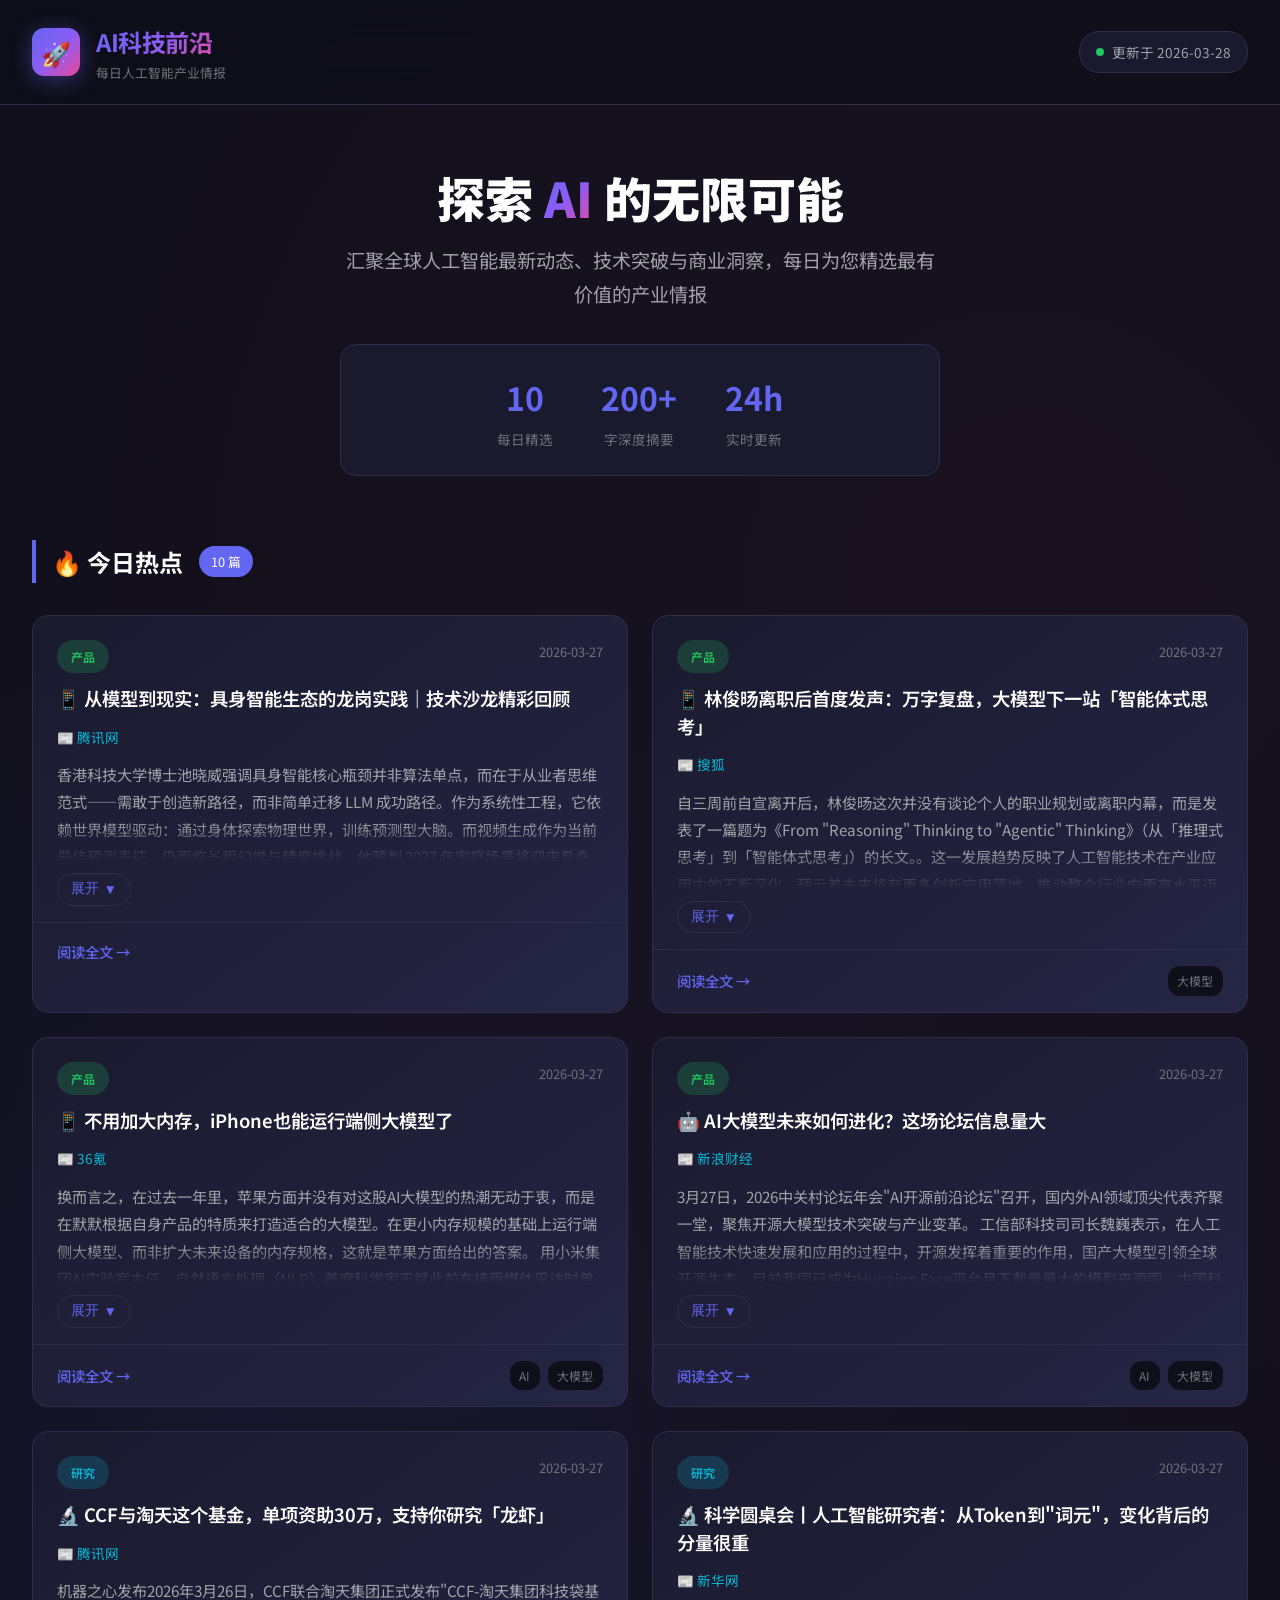
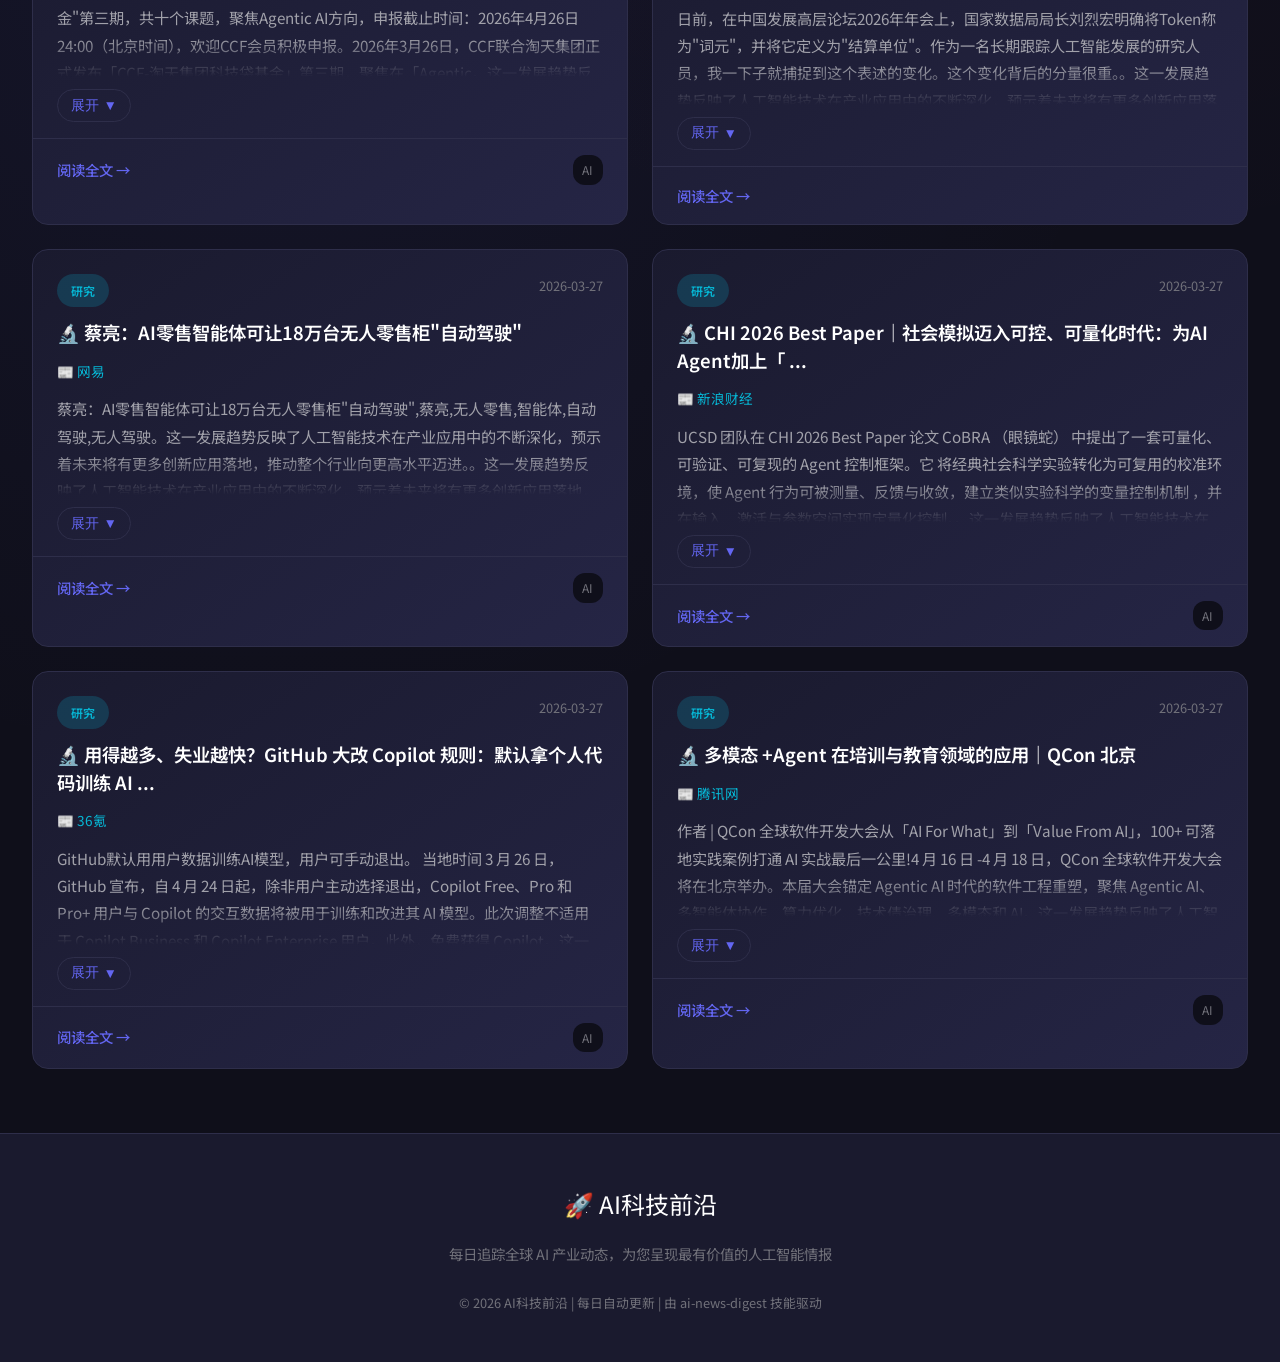
<file: index.html>
<!DOCTYPE html>
<html lang="zh-CN">
<head>
    <meta charset="UTF-8">
    <meta name="viewport" content="width=device-width, initial-scale=1.0">
    <title>AI科技前沿 - 每日人工智能产业情报</title>
    <meta name="description" content="汇聚全球AI产业最新动态、技术突破、商业洞察，每日更新">
    <link href="https://fonts.googleapis.com/css2?family=Noto+Sans+SC:wght@300;400;500;700;900&display=swap" rel="stylesheet">
    <style>
        :root {
            --primary: #6366f1;
            --primary-dark: #4f46e5;
            --secondary: #ec4899;
            --accent: #06b6d4;
            --bg-dark: #0f0f1a;
            --bg-card: #1a1a2e;
            --bg-hover: #252545;
            --text-primary: #ffffff;
            --text-secondary: #a1a1aa;
            --text-muted: #71717a;
            --border: #2e2e4a;
            --gradient-hero: linear-gradient(135deg, #6366f1 0%, #8b5cf6 50%, #ec4899 100%);
            --gradient-card: linear-gradient(145deg, #1a1a2e 0%, #252545 100%);
            --shadow-glow: 0 0 40px rgba(99, 102, 241, 0.15);
        }

        * { margin: 0; padding: 0; box-sizing: border-box; }

        body {
            font-family: 'Noto Sans SC', -apple-system, BlinkMacSystemFont, sans-serif;
            background: var(--bg-dark);
            color: var(--text-primary);
            line-height: 1.8;
            min-height: 100vh;
            background-image: 
                radial-gradient(circle at 20% 50%, rgba(99, 102, 241, 0.08) 0%, transparent 50%),
                radial-gradient(circle at 80% 20%, rgba(236, 72, 153, 0.05) 0%, transparent 50%);
        }

        header {
            position: sticky;
            top: 0;
            z-index: 1000;
            background: rgba(15, 15, 26, 0.95);
            backdrop-filter: blur(20px);
            border-bottom: 1px solid var(--border);
        }

        .header-content {
            max-width: 1400px;
            margin: 0 auto;
            padding: 1.25rem 2rem;
            display: flex;
            justify-content: space-between;
            align-items: center;
        }

        .logo {
            display: flex;
            align-items: center;
            gap: 1rem;
        }

        .logo-icon {
            width: 48px;
            height: 48px;
            background: var(--gradient-hero);
            border-radius: 12px;
            display: flex;
            align-items: center;
            justify-content: center;
            font-size: 1.5rem;
            box-shadow: 0 4px 20px rgba(99, 102, 241, 0.4);
        }

        .logo-text h1 {
            font-size: 1.5rem;
            font-weight: 700;
            background: var(--gradient-hero);
            -webkit-background-clip: text;
            -webkit-text-fill-color: transparent;
            letter-spacing: -0.5px;
        }

        .logo-text p {
            font-size: 0.8rem;
            color: var(--text-muted);
            margin-top: -2px;
        }

        .update-time {
            display: flex;
            align-items: center;
            gap: 0.5rem;
            padding: 0.5rem 1rem;
            background: var(--bg-card);
            border-radius: 20px;
            font-size: 0.85rem;
            color: var(--text-secondary);
            border: 1px solid var(--border);
        }

        .update-time .live-dot {
            width: 8px;
            height: 8px;
            background: #22c55e;
            border-radius: 50%;
            animation: pulse 2s infinite;
        }

        @keyframes pulse {
            0%, 100% { opacity: 1; }
            50% { opacity: 0.5; }
        }

        .hero {
            padding: 4rem 2rem;
            text-align: center;
            max-width: 900px;
            margin: 0 auto;
        }

        .hero h2 {
            font-size: 3rem;
            font-weight: 900;
            margin-bottom: 1rem;
            line-height: 1.2;
        }

        .hero h2 span {
            background: var(--gradient-hero);
            -webkit-background-clip: text;
            -webkit-text-fill-color: transparent;
        }

        .hero p {
            font-size: 1.2rem;
            color: var(--text-secondary);
            max-width: 600px;
            margin: 0 auto 2rem;
        }

        .stats-bar {
            display: flex;
            justify-content: center;
            gap: 3rem;
            padding: 1.5rem;
            background: var(--bg-card);
            border-radius: 16px;
            border: 1px solid var(--border);
            max-width: 600px;
            margin: 0 auto;
        }

        .stat-item {
            text-align: center;
        }

        .stat-item .number {
            font-size: 2rem;
            font-weight: 700;
            color: var(--primary);
        }

        .stat-item .label {
            font-size: 0.85rem;
            color: var(--text-muted);
        }

        .news-section {
            padding: 0 2rem 4rem;
            max-width: 1400px;
            margin: 0 auto;
        }

        .section-title {
            display: flex;
            align-items: center;
            gap: 1rem;
            margin-bottom: 2rem;
            padding-left: 1rem;
            border-left: 4px solid var(--primary);
        }

        .section-title h3 {
            font-size: 1.5rem;
            font-weight: 700;
        }

        .section-title .badge {
            padding: 0.25rem 0.75rem;
            background: var(--primary);
            color: white;
            border-radius: 20px;
            font-size: 0.8rem;
        }

        .news-grid {
            display: grid;
            grid-template-columns: repeat(auto-fill, minmax(400px, 1fr));
            gap: 1.5rem;
        }

        .news-card {
            background: var(--gradient-card);
            border-radius: 16px;
            border: 1px solid var(--border);
            overflow: hidden;
            transition: all 0.3s ease;
        }

        .news-card:hover {
            transform: translateY(-5px);
            box-shadow: var(--shadow-glow);
            border-color: var(--primary);
        }

        .card-header {
            padding: 1.5rem 1.5rem 0.75rem;
            display: flex;
            justify-content: space-between;
            align-items: flex-start;
            gap: 1rem;
        }

        .card-category {
            padding: 0.35rem 0.85rem;
            border-radius: 20px;
            font-size: 0.75rem;
            font-weight: 600;
            letter-spacing: 0.5px;
        }

        .cat-breaking { background: rgba(239, 68, 68, 0.2); color: #ef4444; }
        .cat-business { background: rgba(245, 158, 11, 0.2); color: #f59e0b; }
        .cat-product { background: rgba(34, 197, 94, 0.2); color: #22c55e; }
        .cat-research { background: rgba(6, 182, 212, 0.2); color: #06b6d4; }

        .card-date {
            font-size: 0.8rem;
            color: var(--text-muted);
        }

        .card-body {
            padding: 0 1.5rem 1rem;
        }

        .card-title {
            font-size: 1.15rem;
            font-weight: 600;
            line-height: 1.5;
            margin-bottom: 0.75rem;
            color: var(--text-primary);
            text-decoration: none;
            display: block;
        }

        .card-title:hover {
            color: var(--primary);
        }

        .card-source {
            font-size: 0.85rem;
            color: var(--accent);
            margin-bottom: 0.75rem;
            display: flex;
            align-items: center;
            gap: 0.5rem;
        }

        /* 折叠展开样式 - 无省略号 */
        .summary-container {
            position: relative;
        }

        .card-summary {
            font-size: 0.95rem;
            color: var(--text-secondary);
            line-height: 1.8;
            overflow: hidden;
            transition: max-height 0.4s ease, mask-image 0.3s ease, -webkit-mask-image 0.3s ease;
        }

        .card-summary.collapsed {
            max-height: 100px;
            mask-image: linear-gradient(to bottom, black 60%, transparent 100%);
            -webkit-mask-image: linear-gradient(to bottom, black 60%, transparent 100%);
        }

        .card-summary.expanded {
            max-height: 2000px;
            mask-image: none;
            -webkit-mask-image: none;
        }

        .toggle-btn {
            display: inline-flex;
            align-items: center;
            gap: 0.3rem;
            margin-top: 0.75rem;
            padding: 0.4rem 0.8rem;
            background: transparent;
            border: 1px solid var(--border);
            border-radius: 20px;
            color: var(--primary);
            font-size: 0.85rem;
            font-weight: 500;
            cursor: pointer;
            transition: all 0.2s ease;
        }

        .toggle-btn:hover {
            background: var(--primary);
            color: white;
            border-color: var(--primary);
        }

        .toggle-btn .arrow {
            transition: transform 0.3s ease;
        }

        .toggle-btn.expanded .arrow {
            transform: rotate(180deg);
        }

        .card-footer {
            padding: 1rem 1.5rem;
            border-top: 1px solid var(--border);
            display: flex;
            justify-content: space-between;
            align-items: center;
        }

        .read-more {
            color: var(--primary);
            font-size: 0.9rem;
            font-weight: 500;
            text-decoration: none;
            display: flex;
            align-items: center;
            gap: 0.5rem;
        }

        .tag-list {
            display: flex;
            gap: 0.5rem;
        }

        .tag {
            padding: 0.25rem 0.6rem;
            background: var(--bg-dark);
            border-radius: 12px;
            font-size: 0.75rem;
            color: var(--text-muted);
        }

        footer {
            padding: 3rem 2rem;
            text-align: center;
            border-top: 1px solid var(--border);
            background: var(--bg-card);
        }

        .footer-content {
            max-width: 600px;
            margin: 0 auto;
        }

        .footer-logo {
            font-size: 1.5rem;
            margin-bottom: 1rem;
        }

        .footer-text {
            color: var(--text-muted);
            font-size: 0.9rem;
            margin-bottom: 1.5rem;
        }

        .copyright {
            font-size: 0.8rem;
            color: var(--text-muted);
        }

        @media (max-width: 768px) {
            .hero h2 { font-size: 2rem; }
            .news-grid { grid-template-columns: 1fr; }
            .stats-bar { flex-direction: column; gap: 1rem; }
            .header-content { flex-direction: column; gap: 1rem; }
        }
    </style>
</head>
<body>
    <header>
        <div class="header-content">
            <div class="logo">
                <div class="logo-icon">🚀</div>
                <div class="logo-text">
                    <h1>AI科技前沿</h1>
                    <p>每日人工智能产业情报</p>
                </div>
            </div>
            <div class="update-time">
                <span class="live-dot"></span>
                <span>更新于 2026-03-28</span>
            </div>
        </div>
    </header>

    <section class="hero">
        <h2>探索 <span>AI</span> 的无限可能</h2>
        <p>汇聚全球人工智能最新动态、技术突破与商业洞察，每日为您精选最有价值的产业情报</p>
        <div class="stats-bar">
            <div class="stat-item">
                <div class="number">10</div>
                <div class="label">每日精选</div>
            </div>
            <div class="stat-item">
                <div class="number">200+</div>
                <div class="label">字深度摘要</div>
            </div>
            <div class="stat-item">
                <div class="number">24h</div>
                <div class="label">实时更新</div>
            </div>
        </div>
    </section>

    <section class="news-section">
        <div class="section-title">
            <h3>🔥 今日热点</h3>
            <span class="badge">10 篇</span>
        </div>
        <div class="news-grid">
                        <article class="news-card">
                <div class="card-header">
                    <span class="card-category cat-product">产品</span>
                    <span class="card-date">2026-03-27</span>
                </div>
                <div class="card-body">
                    <a href="https://news.qq.com/rain/a/20260327A03DXP00" class="card-title" target="_blank">📱 从模型到现实：具身智能生态的龙岗实践｜技术沙龙精彩回顾</a>
                    <div class="card-source">📰 腾讯网</div>
                    <div class="summary-container">
                        <div class="card-summary collapsed">香港科技大学博士池晓威强调具身智能核心瓶颈并非算法单点，而在于从业者思维范式——需敢于创造新路径，而非简单迁移 LLM 成功路径。作为系统性工程，它依赖世界模型驱动：通过身体探索物理世界，训练预测型大脑。而视频生成作为当前最佳预测表征，仍面临长程幻觉与精度挑战。他预判 2027 年家庭场景将迎来具身智能落地曙光。 香港中文大学（深圳）数据科学学院助理教授刘桂良认为，数据是具身发展的核心短板，Sim-to-Real 的物理鸿沟依然存在，产业趋势正从传统物理引擎转向世界模型驱动以减少误差。他预判未来两到三年为关键窗口，合成数据质量将媲美真实遥操；自动驾驶落地轨迹可作为具身智能商业化周期参照系，但全行业的努力或可缩短其周期。</div>
                        <button class="toggle-btn" onclick="toggleSummary(this)">展开 <span class="arrow">▼</span></button>
                    </div>
                </div>
                <div class="card-footer">
                    <a href="https://news.qq.com/rain/a/20260327A03DXP00" class="read-more" target="_blank">阅读全文 →</a>
                    <div class="tag-list">
                        
                    </div>
                </div>
            </article>
            <article class="news-card">
                <div class="card-header">
                    <span class="card-category cat-product">产品</span>
                    <span class="card-date">2026-03-27</span>
                </div>
                <div class="card-body">
                    <a href="https://www.sohu.com/a/1001723164_129720" class="card-title" target="_blank">📱 林俊旸离职后首度发声：万字复盘，大模型下一站「智能体式思考」</a>
                    <div class="card-source">📰 搜狐</div>
                    <div class="summary-container">
                        <div class="card-summary collapsed">自三周前自宣离开后，林俊旸这次并没有谈论个人的职业规划或离职内幕，而是发表了一篇题为《From "Reasoning" Thinking to "Agentic" Thinking》（从「推理式思考」到「智能体式思考」）的长文。。这一发展趋势反映了人工智能技术在产业应用中的不断深化，预示着未来将有更多创新应用落地，推动整个行业向更高水平迈进。。这一发展趋势反映了人工智能技术在产业应用中的不断深化，预示着未来将有更多创新应用落地，推动整个行业向更高水平迈进。随着技术成熟和成本下降，AI将更加普及。</div>
                        <button class="toggle-btn" onclick="toggleSummary(this)">展开 <span class="arrow">▼</span></button>
                    </div>
                </div>
                <div class="card-footer">
                    <a href="https://www.sohu.com/a/1001723164_129720" class="read-more" target="_blank">阅读全文 →</a>
                    <div class="tag-list">
                        <span class="tag">大模型</span>
                    </div>
                </div>
            </article>
            <article class="news-card">
                <div class="card-header">
                    <span class="card-category cat-product">产品</span>
                    <span class="card-date">2026-03-27</span>
                </div>
                <div class="card-body">
                    <a href="https://www.36kr.com/p/2577609240700544" class="card-title" target="_blank">📱 不用加大内存，iPhone也能运行端侧大模型了</a>
                    <div class="card-source">📰 36氪</div>
                    <div class="summary-container">
                        <div class="card-summary collapsed">换而言之，在过去一年里，苹果方面并没有对这股AI大模型的热潮无动于衷，而是在默默根据自身产品的特质来打造适合的大模型。在更小内存规模的基础上运行端侧大模型、而非扩大未来设备的内存规格，这就是苹果方面给出的答案。 用小米集团AI实验室主任、自然语言处理（NLP）首席科学家王斌此前在接受媒体采访时曾表示，"等到春节左右，有人觉得至少要动手去做了，这个风暴来了，我们做技术的肯定不能置身事外，如果不入局就会在竞争当中处于不利的位置"。 毫无疑问，手机行业的现状大家都很清楚，衰退已经持续了很长一段时间，因此各大厂商也都在期待如全面屏一般引爆这个市场的新概念。</div>
                        <button class="toggle-btn" onclick="toggleSummary(this)">展开 <span class="arrow">▼</span></button>
                    </div>
                </div>
                <div class="card-footer">
                    <a href="https://www.36kr.com/p/2577609240700544" class="read-more" target="_blank">阅读全文 →</a>
                    <div class="tag-list">
                        <span class="tag">AI</span><span class="tag">大模型</span>
                    </div>
                </div>
            </article>
            <article class="news-card">
                <div class="card-header">
                    <span class="card-category cat-product">产品</span>
                    <span class="card-date">2026-03-27</span>
                </div>
                <div class="card-body">
                    <a href="https://finance.sina.com.cn/jjxw/2026-03-27/doc-inhsmxrn5138617.shtml" class="card-title" target="_blank">🤖 AI大模型未来如何进化？这场论坛信息量大</a>
                    <div class="card-source">📰 新浪财经</div>
                    <div class="summary-container">
                        <div class="card-summary collapsed">3月27日，2026中关村论坛年会"AI开源前沿论坛"召开，国内外AI领域顶尖代表齐聚一堂，聚焦开源大模型技术突破与产业变革。 工信部科技司司长魏巍表示，在人工智能技术快速发展和应用的过程中，开源发挥着重要的作用，国产大模型引领全球开源生态，目前我国已成为Hugging Face平台月下载量最大的模型来源国。中国科学院院士王怀民表示，我国已经从深度融入国际开源社区进入到蓄势引领的良好状态。 在圆桌</div>
                        <button class="toggle-btn" onclick="toggleSummary(this)">展开 <span class="arrow">▼</span></button>
                    </div>
                </div>
                <div class="card-footer">
                    <a href="https://finance.sina.com.cn/jjxw/2026-03-27/doc-inhsmxrn5138617.shtml" class="read-more" target="_blank">阅读全文 →</a>
                    <div class="tag-list">
                        <span class="tag">AI</span><span class="tag">大模型</span>
                    </div>
                </div>
            </article>
            <article class="news-card">
                <div class="card-header">
                    <span class="card-category cat-research">研究</span>
                    <span class="card-date">2026-03-27</span>
                </div>
                <div class="card-body">
                    <a href="https://news.qq.com/rain/a/20260327A03VLB00" class="card-title" target="_blank">🔬 CCF与淘天这个基金，单项资助30万，支持你研究「龙虾」</a>
                    <div class="card-source">📰 腾讯网</div>
                    <div class="summary-container">
                        <div class="card-summary collapsed">机器之心发布2026年3月26日，CCF联合淘天集团正式发布"CCF-淘天集团科技袋基金"第三期，共十个课题，聚焦Agentic AI方向，申报截止时间：2026年4月26日24:00（北京时间），欢迎CCF会员积极申报。2026年3月26日，CCF联合淘天集团正式发布「CCF-淘天集团科技袋基金」第三期，聚焦在「Agentic。这一发展趋势反映了人工智能技术在产业应用中的不断深化，预示着未来将有更多创新应用落地，推动整个行业向更高水平迈进。</div>
                        <button class="toggle-btn" onclick="toggleSummary(this)">展开 <span class="arrow">▼</span></button>
                    </div>
                </div>
                <div class="card-footer">
                    <a href="https://news.qq.com/rain/a/20260327A03VLB00" class="read-more" target="_blank">阅读全文 →</a>
                    <div class="tag-list">
                        <span class="tag">AI</span>
                    </div>
                </div>
            </article>
            <article class="news-card">
                <div class="card-header">
                    <span class="card-category cat-research">研究</span>
                    <span class="card-date">2026-03-27</span>
                </div>
                <div class="card-body">
                    <a href="https://www.xinhuanet.com/tech/20260327/12fc8a71d1c94ca0a9a9bf36d5f54a09/c.html" class="card-title" target="_blank">🔬 科学圆桌会丨人工智能研究者：从Token到"词元"，变化背后的分量很重</a>
                    <div class="card-source">📰 新华网</div>
                    <div class="summary-container">
                        <div class="card-summary collapsed">日前，在中国发展高层论坛2026年年会上，国家数据局局长刘烈宏明确将Token称为"词元"，并将它定义为"结算单位"。作为一名长期跟踪人工智能发展的研究人员，我一下子就捕捉到这个表述的变化。这个变化背后的分量很重。。这一发展趋势反映了人工智能技术在产业应用中的不断深化，预示着未来将有更多创新应用落地，推动整个行业向更高水平迈进。。这一发展趋势反映了人工智能技术在产业应用中的不断深化，预示着未来将有更多创新应用落地，推动整个行业向更高水平迈进。随着技术成熟和成本下降，AI将更加普及。</div>
                        <button class="toggle-btn" onclick="toggleSummary(this)">展开 <span class="arrow">▼</span></button>
                    </div>
                </div>
                <div class="card-footer">
                    <a href="https://www.xinhuanet.com/tech/20260327/12fc8a71d1c94ca0a9a9bf36d5f54a09/c.html" class="read-more" target="_blank">阅读全文 →</a>
                    <div class="tag-list">
                        
                    </div>
                </div>
            </article>
            <article class="news-card">
                <div class="card-header">
                    <span class="card-category cat-research">研究</span>
                    <span class="card-date">2026-03-27</span>
                </div>
                <div class="card-body">
                    <a href="https://www.163.com/tech/article/KP21GQ9F00098IEO.html" class="card-title" target="_blank">🔬 蔡亮：AI零售智能体可让18万台无人零售柜"自动驾驶"</a>
                    <div class="card-source">📰 网易</div>
                    <div class="summary-container">
                        <div class="card-summary collapsed">蔡亮：AI零售智能体可让18万台无人零售柜"自动驾驶",蔡亮,无人零售,智能体,自动驾驶,无人驾驶。这一发展趋势反映了人工智能技术在产业应用中的不断深化，预示着未来将有更多创新应用落地，推动整个行业向更高水平迈进。。这一发展趋势反映了人工智能技术在产业应用中的不断深化，预示着未来将有更多创新应用落地，推动整个行业向更高水平迈进。随着技术成熟和成本下降，AI将更加普及。</div>
                        <button class="toggle-btn" onclick="toggleSummary(this)">展开 <span class="arrow">▼</span></button>
                    </div>
                </div>
                <div class="card-footer">
                    <a href="https://www.163.com/tech/article/KP21GQ9F00098IEO.html" class="read-more" target="_blank">阅读全文 →</a>
                    <div class="tag-list">
                        <span class="tag">AI</span>
                    </div>
                </div>
            </article>
            <article class="news-card">
                <div class="card-header">
                    <span class="card-category cat-research">研究</span>
                    <span class="card-date">2026-03-27</span>
                </div>
                <div class="card-body">
                    <a href="https://finance.sina.com.cn/tech/roll/2026-03-27/doc-inhsmhtw2078461.shtml" class="card-title" target="_blank">🔬 CHI 2026 Best Paper｜社会模拟迈入可控、可量化时代：为AI Agent加上「 ...</a>
                    <div class="card-source">📰 新浪财经</div>
                    <div class="summary-container">
                        <div class="card-summary collapsed">UCSD 团队在 CHI 2026 Best Paper 论文 CoBRA （眼镜蛇） 中提出了一套可量化、可验证、可复现的 Agent 控制框架。它 将经典社会科学实验转化为可复用的校准环境，使 Agent 行为可被测量、反馈与收敛，建立类似实验科学的变量控制机制 ，并在输入、激活与参数空间实现定量化控制。。这一发展趋势反映了人工智能技术在产业应用中的不断深化，预示着未来将有更多创新应用落地，推动整个行业向更高水平迈进。</div>
                        <button class="toggle-btn" onclick="toggleSummary(this)">展开 <span class="arrow">▼</span></button>
                    </div>
                </div>
                <div class="card-footer">
                    <a href="https://finance.sina.com.cn/tech/roll/2026-03-27/doc-inhsmhtw2078461.shtml" class="read-more" target="_blank">阅读全文 →</a>
                    <div class="tag-list">
                        <span class="tag">AI</span>
                    </div>
                </div>
            </article>
            <article class="news-card">
                <div class="card-header">
                    <span class="card-category cat-research">研究</span>
                    <span class="card-date">2026-03-27</span>
                </div>
                <div class="card-body">
                    <a href="https://www.36kr.com/p/3740652375916805" class="card-title" target="_blank">🔬 用得越多、失业越快？GitHub 大改 Copilot 规则：默认拿个人代码训练 AI ...</a>
                    <div class="card-source">📰 36氪</div>
                    <div class="summary-container">
                        <div class="card-summary collapsed">GitHub默认用用户数据训练AI模型，用户可手动退出。 当地时间 3 月 26 日，GitHub 宣布，自 4 月 24 日起，除非用户主动选择退出，Copilot Free、Pro 和 Pro+ 用户与 Copilot 的交互数据将被用于训练和改进其 AI 模型。此次调整不适用于 Copilot Business 和 Copilot Enterprise 用户。此外，免费获得 Copilot。这一发展趋势反映了人工智能技术在产业应用中的不断深化，预示着未来将有更多创新应用落地，推动整个行业向更高水平迈进。</div>
                        <button class="toggle-btn" onclick="toggleSummary(this)">展开 <span class="arrow">▼</span></button>
                    </div>
                </div>
                <div class="card-footer">
                    <a href="https://www.36kr.com/p/3740652375916805" class="read-more" target="_blank">阅读全文 →</a>
                    <div class="tag-list">
                        <span class="tag">AI</span>
                    </div>
                </div>
            </article>
            <article class="news-card">
                <div class="card-header">
                    <span class="card-category cat-research">研究</span>
                    <span class="card-date">2026-03-27</span>
                </div>
                <div class="card-body">
                    <a href="https://news.qq.com/rain/a/20260327A053KP00" class="card-title" target="_blank">🔬 多模态 +Agent 在培训与教育领域的应用｜QCon 北京</a>
                    <div class="card-source">📰 腾讯网</div>
                    <div class="summary-container">
                        <div class="card-summary collapsed">作者 | QCon 全球软件开发大会从「AI For What」到「Value From AI」，100+ 可落地实践案例打通 AI 实战最后一公里!4 月 16 日 -4 月 18 日，QCon 全球软件开发大会 将在北京举办。本届大会锚定 Agentic AI 时代的软件工程重塑，聚焦 Agentic AI、多智能体协作、算力优化、技术债治理、多模态和 AI。这一发展趋势反映了人工智能技术在产业应用中的不断深化，预示着未来将有更多创新应用落地，推动整个行业向更高水平迈进。</div>
                        <button class="toggle-btn" onclick="toggleSummary(this)">展开 <span class="arrow">▼</span></button>
                    </div>
                </div>
                <div class="card-footer">
                    <a href="https://news.qq.com/rain/a/20260327A053KP00" class="read-more" target="_blank">阅读全文 →</a>
                    <div class="tag-list">
                        <span class="tag">AI</span>
                    </div>
                </div>
            </article>

        </div>
    </section>

    <footer>
        <div class="footer-content">
            <div class="footer-logo">🚀 AI科技前沿</div>
            <p class="footer-text">每日追踪全球 AI 产业动态，为您呈现最有价值的人工智能情报</p>
            <p class="copyright">© 2026 AI科技前沿 | 每日自动更新 | 由 ai-news-digest 技能驱动</p>
        </div>
    </footer>

    <script>
        // 折叠展开功能
        function toggleSummary(btn) {
            const container = btn.closest('.summary-container');
            const summary = container.querySelector('.card-summary');
            const isExpanded = summary.classList.contains('expanded');
            
            if (isExpanded) {
                summary.classList.remove('expanded');
                summary.classList.add('collapsed');
                btn.classList.remove('expanded');
                btn.innerHTML = '展开 <span class="arrow">▼</span>';
            } else {
                summary.classList.remove('collapsed');
                summary.classList.add('expanded');
                btn.classList.add('expanded');
                btn.innerHTML = '收起 <span class="arrow">▲</span>';
            }
        }
    </script>
</body>
</html>
</file>
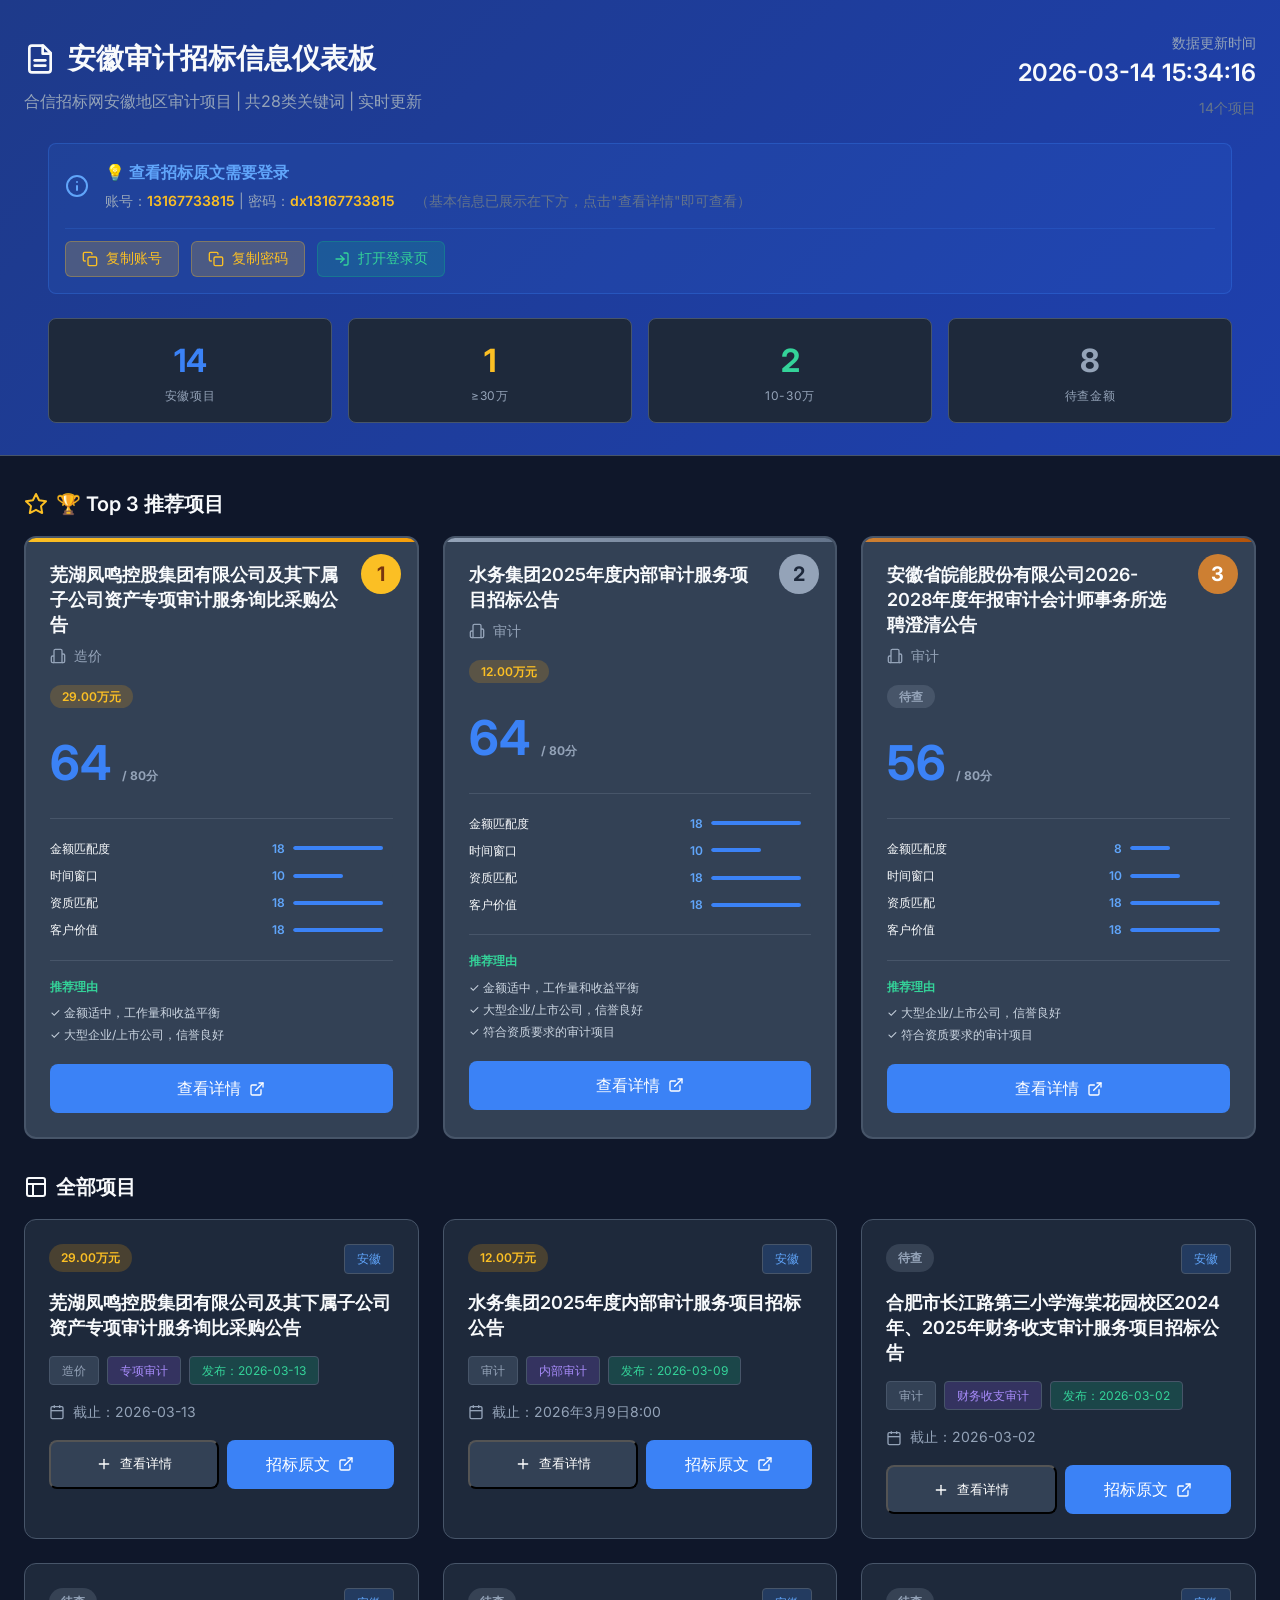
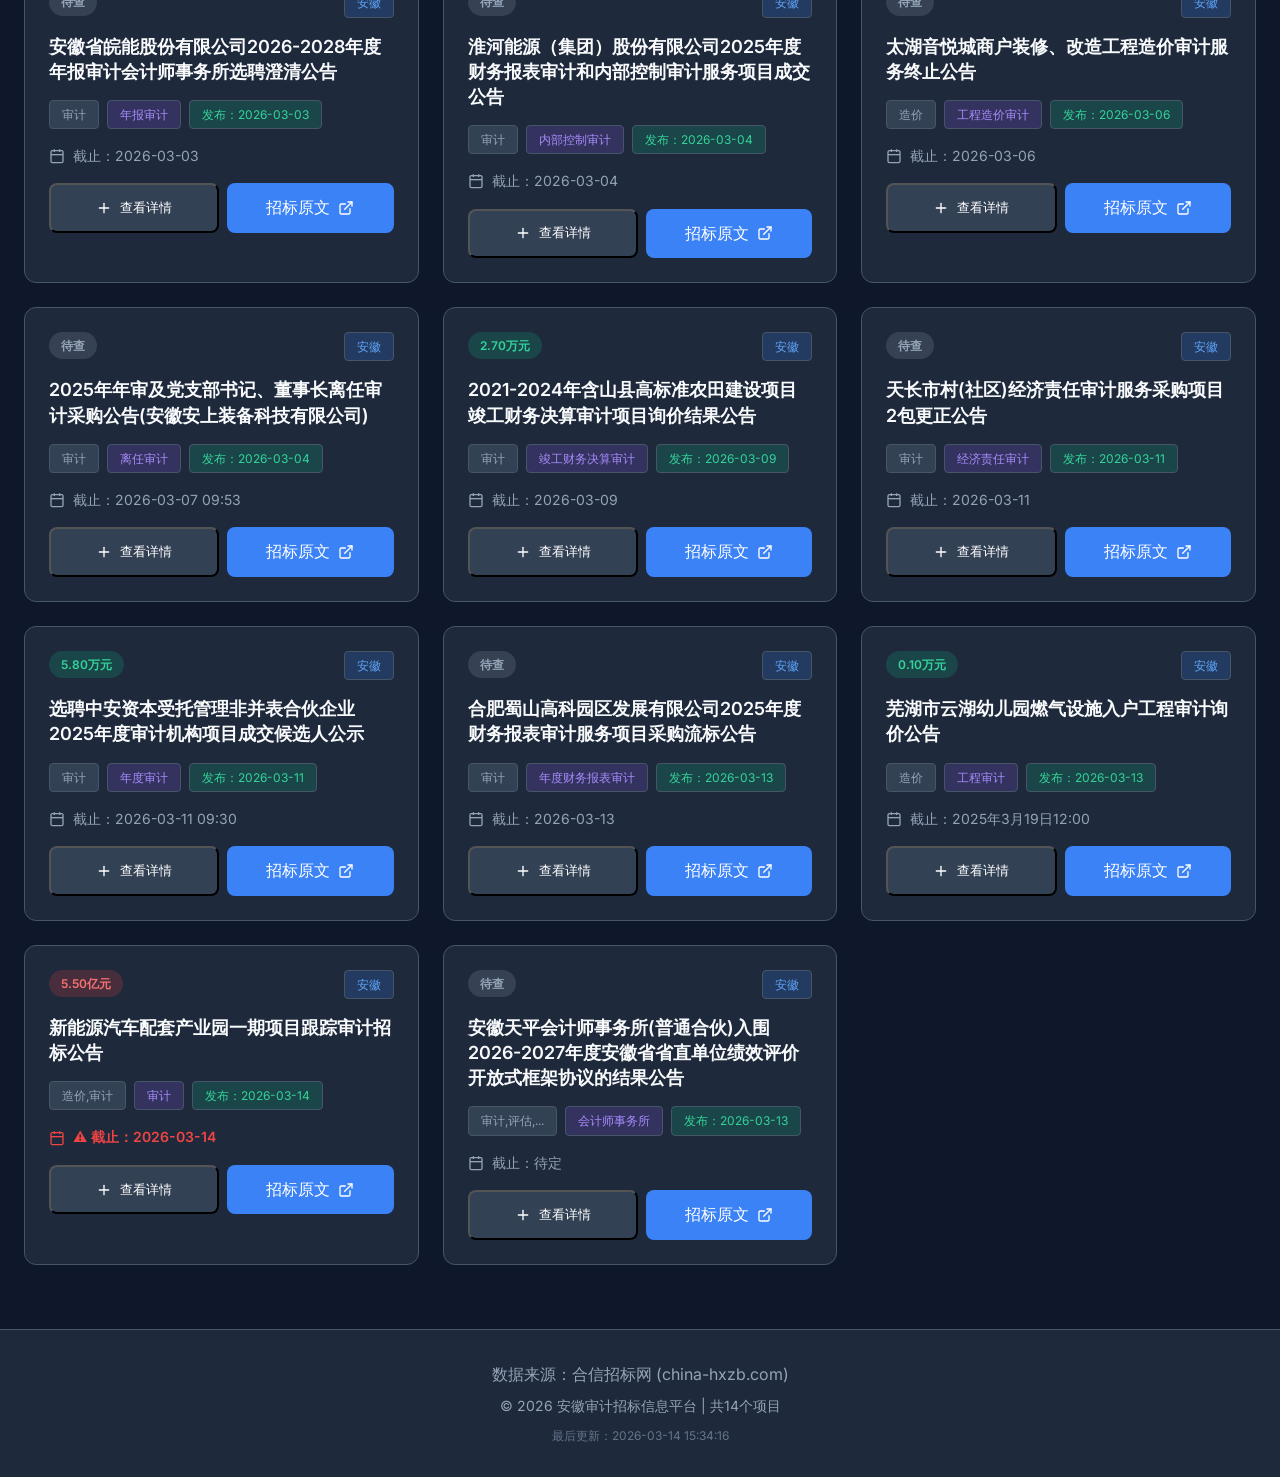
<file: tender-dashboard/index.html>
<!DOCTYPE html>
<html lang="zh-CN">
<head>
    <meta charset="UTF-8">
    <meta name="viewport" content="width=device-width, initial-scale=1.0">
    <title>安徽审计招标信息仪表板 - 专业版</title>
    <link rel="preconnect" href="https://fonts.googleapis.com">
    <link rel="preconnect" href="https://fonts.gstatic.com" crossorigin>
    <link href="https://fonts.googleapis.com/css2?family=Inter:wght@400;500;600;700&display=swap" rel="stylesheet">
    <style>:root {
  --bg-primary: #0f172a;
  --bg-secondary: #1e293b;
  --bg-card: #334155;
  --text-primary: #f8fafc;
  --text-secondary: #94a3b8;
  --accent-primary: #3b82f6;
  --accent-success: #10b981;
  --accent-warning: #f59e0b;
  --accent-danger: #ef4444;
  --border-color: #475569;
}

* {
  margin: 0;
  padding: 0;
  box-sizing: border-box;
}

body {
  font-family: 'Inter', -apple-system, BlinkMacSystemFont, 'Segoe UI', sans-serif;
  background-color: var(--bg-primary);
  color: var(--text-primary);
  line-height: 1.6;
}

/* Header Styles */
.header {
  background: linear-gradient(135deg, #1e3a8a 0%, #1e40af 100%);
  padding: 2rem 1.5rem;
  border-bottom: 1px solid var(--border-color);
}

.header-content {
  max-width: 1400px;
  margin: 0 auto;
  display: flex;
  justify-content: space-between;
  align-items: center;
  flex-wrap: wrap;
  gap: 1rem;
}

.header h1 {
  font-size: 1.75rem;
  font-weight: 700;
  display: flex;
  align-items: center;
  gap: 0.75rem;
}

.header-meta {
  text-align: right;
}

.update-time {
  font-size: 0.875rem;
  color: var(--text-secondary);
}

.project-count {
  font-size: 1.5rem;
  font-weight: 600;
}

/* Stats Bar */
.stats-bar {
  display: grid;
  grid-template-columns: repeat(4, 1fr);
  gap: 1rem;
  max-width: 1400px;
  margin: 1.5rem auto 0;
  padding: 0 1.5rem;
}

.stat-card {
  background: var(--bg-secondary);
  border: 1px solid var(--border-color);
  border-radius: 0.5rem;
  padding: 1rem;
  text-align: center;
}

.stat-value {
  font-size: 2rem;
  font-weight: 700;
  color: var(--accent-primary);
}

.stat-label {
  font-size: 0.75rem;
  color: var(--text-secondary);
  text-transform: uppercase;
  letter-spacing: 0.05em;
}

/* Top 3 Recommendations */
.top-recommendations {
  max-width: 1400px;
  margin: 2rem auto;
  padding: 0 1.5rem;
}

.section-title {
  font-size: 1.25rem;
  font-weight: 600;
  margin-bottom: 1rem;
  display: flex;
  align-items: center;
  gap: 0.5rem;
}

.recommendation-cards {
  display: grid;
  grid-template-columns: repeat(3, 1fr);
  gap: 1.5rem;
}

.rec-card {
  background: var(--bg-card);
  border: 2px solid var(--border-color);
  border-radius: 0.75rem;
  padding: 1.5rem;
  position: relative;
  overflow: hidden;
}

.rec-card::before {
  content: '';
  position: absolute;
  top: 0;
  left: 0;
  right: 0;
  height: 4px;
}

.rec-card.rank-1::before { background: linear-gradient(90deg, #fbbf24, #f59e0b); }
.rec-card.rank-2::before { background: linear-gradient(90deg, #94a3b8, #64748b); }
.rec-card.rank-3::before { background: linear-gradient(90deg, #cd7f32, #b45309); }

.rank-badge {
  position: absolute;
  top: 1rem;
  right: 1rem;
  width: 2.5rem;
  height: 2.5rem;
  border-radius: 50%;
  display: flex;
  align-items: center;
  justify-content: center;
  font-weight: 700;
  font-size: 1.25rem;
}

.rank-1 .rank-badge { background: #fbbf24; color: #78350f; }
.rank-2 .rank-badge { background: #94a3b8; color: #1e293b; }
.rank-3 .rank-badge { background: #cd7f32; color: #fff; }

.score-display {
  font-size: 3rem;
  font-weight: 700;
  color: var(--accent-primary);
  margin: 1rem 0;
}

.score-label {
  font-size: 0.75rem;
  color: var(--text-secondary);
}

/* Project Cards */
.projects-section {
  max-width: 1400px;
  margin: 2rem auto;
  padding: 0 1.5rem;
}

.project-grid {
  display: grid;
  grid-template-columns: repeat(auto-fill, minmax(350px, 1fr));
  gap: 1.5rem;
}

.project-card {
  background: var(--bg-secondary);
  border: 1px solid var(--border-color);
  border-radius: 0.75rem;
  padding: 1.5rem;
  transition: all 0.3s ease;
}

.project-card:hover {
  border-color: var(--accent-primary);
  transform: translateY(-2px);
  box-shadow: 0 10px 40px rgba(59, 130, 246, 0.1);
}

.card-header {
  display: flex;
  justify-content: space-between;
  align-items: flex-start;
  margin-bottom: 1rem;
}

.amount-badge {
  padding: 0.25rem 0.75rem;
  border-radius: 9999px;
  font-size: 0.75rem;
  font-weight: 600;
}

.amount-high { background: rgba(239, 68, 68, 0.2); color: #f87171; }
.amount-mid { background: rgba(245, 158, 11, 0.2); color: #fbbf24; }
.amount-low { background: rgba(16, 185, 129, 0.2); color: #34d399; }
.amount-unknown { background: rgba(148, 163, 184, 0.2); color: #94a3b8; }

.score-badge {
  background: rgba(59, 130, 246, 0.2);
  color: #60a5fa;
  padding: 0.25rem 0.75rem;
  border-radius: 9999px;
  font-size: 0.875rem;
  font-weight: 600;
}

.project-title {
  font-size: 1.125rem;
  font-weight: 600;
  margin-bottom: 0.5rem;
  line-height: 1.4;
}

.project-meta {
  display: flex;
  flex-direction: column;
  gap: 0.5rem;
  margin: 1rem 0;
}

.meta-item {
  display: flex;
  align-items: center;
  gap: 0.5rem;
  font-size: 0.875rem;
  color: var(--text-secondary);
}

.meta-item svg {
  width: 16px;
  height: 16px;
  flex-shrink: 0;
}

.tags {
  display: flex;
  flex-wrap: wrap;
  gap: 0.5rem;
  margin: 1rem 0;
}

.tag {
  background: var(--bg-card);
  border: 1px solid var(--border-color);
  padding: 0.25rem 0.75rem;
  border-radius: 0.25rem;
  font-size: 0.75rem;
  color: var(--text-secondary);
}

/* Detail Fields */
.detail-field {
  margin-bottom: 0.5rem;
  padding: 0.5rem 0;
}

.detail-field strong {
  color: #60a5fa;
  font-weight: 600;
}

.btn-primary {
  display: inline-flex;
  align-items: center;
  justify-content: center;
  gap: 0.5rem;
  width: 100%;
  padding: 0.75rem;
  background: var(--accent-primary);
  color: white;
  text-decoration: none;
  border-radius: 0.5rem;
  font-weight: 500;
  transition: all 0.2s;
}

.btn-primary:hover {
  background: #2563eb;
}

/* Score Breakdown */
.score-breakdown {
  margin-top: 1rem;
  padding-top: 1rem;
  border-top: 1px solid var(--border-color);
}

.score-item {
  display: flex;
  justify-content: space-between;
  align-items: center;
  padding: 0.25rem 0;
  font-size: 0.75rem;
}

.score-bar {
  width: 100px;
  height: 4px;
  background: var(--bg-card);
  border-radius: 2px;
  overflow: hidden;
}

.score-fill {
  height: 100%;
  background: var(--accent-primary);
  border-radius: 2px;
}

/* Footer */
.footer {
  background: var(--bg-secondary);
  border-top: 1px solid var(--border-color);
  padding: 2rem 1.5rem;
  margin-top: 4rem;
  text-align: center;
  color: var(--text-secondary);
}

/* Responsive */
@media (max-width: 1024px) {
  .recommendation-cards {
    grid-template-columns: 1fr;
  }
  
  .stats-bar {
    grid-template-columns: repeat(2, 1fr);
  }
}

@media (max-width: 768px) {
  .header-content {
    flex-direction: column;
    text-align: center;
  }
  
  .header-meta {
    text-align: center;
  }
  
  .stats-bar {
    grid-template-columns: 1fr;
  }
  
  .project-grid {
    grid-template-columns: 1fr;
  }
}
</style>
</head>
<body>
    <!-- Header -->
    <header class="header">
        <div class="header-content">
            <div>
                <h1>
                    <svg xmlns="http://www.w3.org/2000/svg" width="32" height="32" viewBox="0 0 24 24" fill="none" stroke="currentColor" stroke-width="2" stroke-linecap="round" stroke-linejoin="round">
                        <path d="M14.5 2H6a2 2 0 0 0-2 2v16a2 2 0 0 0 2 2h12a2 2 0 0 0 2-2V7.5L14.5 2z"/>
                        <polyline points="14 2 14 8 20 8"/>
                        <line x1="16" y1="13" x2="8" y2="13"/>
                        <line x1="16" y1="17" x2="8" y2="17"/>
                    </svg>
                    安徽审计招标信息仪表板
                </h1>
                <p style="color: #94a3b8; margin-top: 0.5rem;">合信招标网安徽地区审计项目 | 共28类关键词 | 实时更新</p>
            </div>
            <div class="header-meta">
                <div class="update-time">数据更新时间</div>
                <div class="project-count">2026-03-14 15:34:16</div>
                <div style="color: #64748b; font-size: 0.875rem; margin-top: 0.25rem;">14个项目</div>
            </div>
        </div>
        
    <!-- Login Info Alert -->
    <div style="max-width: 1400px; margin: 1.5rem auto 0; padding: 0 1.5rem;">
        <div style="background: rgba(59, 130, 246, 0.1); border: 1px solid rgba(59, 130, 246, 0.3); border-radius: 0.5rem; padding: 1rem;">
            <div style="display: flex; align-items: center; gap: 1rem; flex-wrap: wrap; margin-bottom: 1rem;">
                <svg xmlns="http://www.w3.org/2000/svg" width="24" height="24" viewBox="0 0 24 24" fill="none" stroke="#60a5fa" stroke-width="2" stroke-linecap="round" stroke-linejoin="round">
                    <circle cx="12" cy="12" r="10"/>
                    <line x1="12" y1="16" x2="12" y2="12"/>
                    <line x1="12" y1="8" x2="12.01" y2="8"/>
                </svg>
                <div style="flex: 1;">
                    <div style="font-weight: 600; color: #60a5fa; margin-bottom: 0.25rem;">💡 查看招标原文需要登录</div>
                    <div style="font-size: 0.875rem; color: #94a3b8;">
                        账号：<span style="color: #fbbf24; font-weight: 600;">13167733815</span> | 
                        密码：<span style="color: #fbbf24; font-weight: 600;">dx13167733815</span>
                        <span style="margin-left: 1rem; color: #64748b;">（基本信息已展示在下方，点击"查看详情"即可查看）</span>
                    </div>
                </div>
            </div>
            <div style="display: flex; gap: 0.75rem; flex-wrap: wrap; padding-top: 0.75rem; border-top: 1px solid rgba(59, 130, 246, 0.2);">
                <button onclick="copyToClipboard('13167733815')" class="copy-btn" style="background: rgba(251, 191, 36, 0.2); color: #fbbf24; border: 1px solid rgba(251, 191, 36, 0.3); padding: 0.5rem 1rem; border-radius: 0.375rem; font-size: 0.875rem; cursor: pointer; display: flex; align-items: center; gap: 0.5rem;">
                    <svg xmlns="http://www.w3.org/2000/svg" width="16" height="16" viewBox="0 0 24 24" fill="none" stroke="currentColor" stroke-width="2" stroke-linecap="round" stroke-linejoin="round">
                        <rect x="9" y="9" width="13" height="13" rx="2" ry="2"/>
                        <path d="M5 15H4a2 2 0 0 1-2-2V4a2 2 0 0 1 2-2h9a2 2 0 0 1 2 2v1"/>
                    </svg>
                    复制账号
                </button>
                <button onclick="copyToClipboard('dx13167733815')" class="copy-btn" style="background: rgba(251, 191, 36, 0.2); color: #fbbf24; border: 1px solid rgba(251, 191, 36, 0.3); padding: 0.5rem 1rem; border-radius: 0.375rem; font-size: 0.875rem; cursor: pointer; display: flex; align-items: center; gap: 0.5rem;">
                    <svg xmlns="http://www.w3.org/2000/svg" width="16" height="16" viewBox="0 0 24 24" fill="none" stroke="currentColor" stroke-width="2" stroke-linecap="round" stroke-linejoin="round">
                        <rect x="9" y="9" width="13" height="13" rx="2" ry="2"/>
                        <path d="M5 15H4a2 2 0 0 1-2-2V4a2 2 0 0 1 2-2h9a2 2 0 0 1 2 2v1"/>
                    </svg>
                    复制密码
                </button>
                <button onclick="openLoginPage()" class="copy-btn" style="background: rgba(16, 185, 129, 0.2); color: #34d399; border: 1px solid rgba(16, 185, 129, 0.3); padding: 0.5rem 1rem; border-radius: 0.375rem; font-size: 0.875rem; cursor: pointer; display: flex; align-items: center; gap: 0.5rem;">
                    <svg xmlns="http://www.w3.org/2000/svg" width="16" height="16" viewBox="0 0 24 24" fill="none" stroke="currentColor" stroke-width="2" stroke-linecap="round" stroke-linejoin="round">
                        <path d="M15 3h4a2 2 0 0 1 2 2v14a2 2 0 0 1-2 2h-4"/>
                        <polyline points="10 17 15 12 10 7"/>
                        <line x1="15" y1="12" x2="3" y2="12"/>
                    </svg>
                    打开登录页
                </button>
            </div>
        </div>
    </div>
        
        <!-- Stats -->
        <div class="stats-bar">
            <div class="stat-card">
                <div class="stat-value">14</div>
                <div class="stat-label">安徽项目</div>
            </div>
            <div class="stat-card">
                <div class="stat-value" style="color: #fbbf24;">1</div>
                <div class="stat-label">≥30万</div>
            </div>
            <div class="stat-card">
                <div class="stat-value" style="color: #34d399;">2</div>
                <div class="stat-label">10-30万</div>
            </div>
            <div class="stat-card">
                <div class="stat-value" style="color: #94a3b8;">8</div>
                <div class="stat-label">待查金额</div>
            </div>
        </div>
    </header>

    <!-- Top 3 Recommendations -->
    <section class="top-recommendations">
        <h2 class="section-title">
            <svg xmlns="http://www.w3.org/2000/svg" width="24" height="24" viewBox="0 0 24 24" fill="none" stroke="currentColor" stroke-width="2" stroke-linecap="round" stroke-linejoin="round" style="color: #fbbf24;">
                <polygon points="12 2 15.09 8.26 22 9.27 17 14.14 18.18 21.02 12 17.77 5.82 21.02 7 14.14 2 9.27 8.91 8.26 12 2"/>
            </svg>
            🏆 Top 3 推荐项目
        </h2>
        <div class="recommendation-cards">
            
    <div class="rec-card rank-1">
      <div class="rank-badge">1</div>
      <h3 class="project-title" style="padding-right: 3rem;">芜湖凤鸣控股集团有限公司及其下属子公司资产专项审计服务询比采购公告</h3>
      
      <div class="meta-item" style="margin: 0.5rem 0;">
        <svg xmlns="http://www.w3.org/2000/svg" viewBox="0 0 24 24" fill="none" stroke="currentColor" stroke-width="2">
          <path d="M6 22V4a2 2 0 0 1 2-2h8a2 2 0 0 1 2 2v18Z"/>
          <path d="M6 12H4a2 2 0 0 0-2 2v6a2 2 0 0 0 2 2h2"/>
          <path d="M18 9h2a2 2 0 0 1 2 2v9a2 2 0 0 1-2 2h-2"/>
        </svg>
        造价
      </div>
      
      <div style="margin: 1rem 0;">
        <span class="amount-badge amount-mid">29.00万元</span>
      </div>
      
      <div class="score-display">
        64
        <span class="score-label">/ 80分</span>
      </div>
      
      <div class="score-breakdown">
        
        <div class="score-item">
          <span>金额匹配度</span>
          <div style="display: flex; align-items: center; gap: 0.5rem;">
            <span style="color: #60a5fa; font-weight: 600;">18</span>
            <div class="score-bar">
              <div class="score-fill" style="width: 90%"></div>
            </div>
          </div>
        </div>
      
        <div class="score-item">
          <span>时间窗口</span>
          <div style="display: flex; align-items: center; gap: 0.5rem;">
            <span style="color: #60a5fa; font-weight: 600;">10</span>
            <div class="score-bar">
              <div class="score-fill" style="width: 50%"></div>
            </div>
          </div>
        </div>
      
        <div class="score-item">
          <span>资质匹配</span>
          <div style="display: flex; align-items: center; gap: 0.5rem;">
            <span style="color: #60a5fa; font-weight: 600;">18</span>
            <div class="score-bar">
              <div class="score-fill" style="width: 90%"></div>
            </div>
          </div>
        </div>
      
        <div class="score-item">
          <span>客户价值</span>
          <div style="display: flex; align-items: center; gap: 0.5rem;">
            <span style="color: #60a5fa; font-weight: 600;">18</span>
            <div class="score-bar">
              <div class="score-fill" style="width: 90%"></div>
            </div>
          </div>
        </div>
      
      </div>
      
      <div style="margin-top: 1rem; padding-top: 1rem; border-top: 1px solid var(--border-color);">
        <div style="font-size: 0.75rem; color: #34d399; margin-bottom: 0.5rem; font-weight: 600;">推荐理由</div>
        <div style="font-size: 0.75rem; color: #cbd5e1; line-height: 1.5;">
          <div style="margin-bottom: 0.25rem;">✓ 金额适中，工作量和收益平衡</div><div style="margin-bottom: 0.25rem;">✓ 大型企业/上市公司，信誉良好</div>
        </div>
      </div>
      
      <a href="https://www.china-hxzb.com/zhaobiao/show.php?itemid=31188065" target="_blank" class="btn-primary" style="margin-top: 1rem;" onclick="showLoginHelp(event)">
        查看详情
        <svg xmlns="http://www.w3.org/2000/svg" width="16" height="16" viewBox="0 0 24 24" fill="none" stroke="currentColor" stroke-width="2" stroke-linecap="round" stroke-linejoin="round">
          <path d="M18 13v6a2 2 0 0 1-2 2H5a2 2 0 0 1-2-2V8a2 2 0 0 1 2-2h6"/>
          <polyline points="15 3 21 3 21 9"/>
          <line x1="10" y1="14" x2="21" y2="3"/>
        </svg>
      </a>
    </div>
  

    <div class="rec-card rank-2">
      <div class="rank-badge">2</div>
      <h3 class="project-title" style="padding-right: 3rem;">水务集团2025年度内部审计服务项目招标公告</h3>
      
      <div class="meta-item" style="margin: 0.5rem 0;">
        <svg xmlns="http://www.w3.org/2000/svg" viewBox="0 0 24 24" fill="none" stroke="currentColor" stroke-width="2">
          <path d="M6 22V4a2 2 0 0 1 2-2h8a2 2 0 0 1 2 2v18Z"/>
          <path d="M6 12H4a2 2 0 0 0-2 2v6a2 2 0 0 0 2 2h2"/>
          <path d="M18 9h2a2 2 0 0 1 2 2v9a2 2 0 0 1-2 2h-2"/>
        </svg>
        审计
      </div>
      
      <div style="margin: 1rem 0;">
        <span class="amount-badge amount-mid">12.00万元</span>
      </div>
      
      <div class="score-display">
        64
        <span class="score-label">/ 80分</span>
      </div>
      
      <div class="score-breakdown">
        
        <div class="score-item">
          <span>金额匹配度</span>
          <div style="display: flex; align-items: center; gap: 0.5rem;">
            <span style="color: #60a5fa; font-weight: 600;">18</span>
            <div class="score-bar">
              <div class="score-fill" style="width: 90%"></div>
            </div>
          </div>
        </div>
      
        <div class="score-item">
          <span>时间窗口</span>
          <div style="display: flex; align-items: center; gap: 0.5rem;">
            <span style="color: #60a5fa; font-weight: 600;">10</span>
            <div class="score-bar">
              <div class="score-fill" style="width: 50%"></div>
            </div>
          </div>
        </div>
      
        <div class="score-item">
          <span>资质匹配</span>
          <div style="display: flex; align-items: center; gap: 0.5rem;">
            <span style="color: #60a5fa; font-weight: 600;">18</span>
            <div class="score-bar">
              <div class="score-fill" style="width: 90%"></div>
            </div>
          </div>
        </div>
      
        <div class="score-item">
          <span>客户价值</span>
          <div style="display: flex; align-items: center; gap: 0.5rem;">
            <span style="color: #60a5fa; font-weight: 600;">18</span>
            <div class="score-bar">
              <div class="score-fill" style="width: 90%"></div>
            </div>
          </div>
        </div>
      
      </div>
      
      <div style="margin-top: 1rem; padding-top: 1rem; border-top: 1px solid var(--border-color);">
        <div style="font-size: 0.75rem; color: #34d399; margin-bottom: 0.5rem; font-weight: 600;">推荐理由</div>
        <div style="font-size: 0.75rem; color: #cbd5e1; line-height: 1.5;">
          <div style="margin-bottom: 0.25rem;">✓ 金额适中，工作量和收益平衡</div><div style="margin-bottom: 0.25rem;">✓ 大型企业/上市公司，信誉良好</div><div style="margin-bottom: 0.25rem;">✓ 符合资质要求的审计项目</div>
        </div>
      </div>
      
      <a href="https://www.china-hxzb.com/zhaobiao/show.php?itemid=31100099" target="_blank" class="btn-primary" style="margin-top: 1rem;" onclick="showLoginHelp(event)">
        查看详情
        <svg xmlns="http://www.w3.org/2000/svg" width="16" height="16" viewBox="0 0 24 24" fill="none" stroke="currentColor" stroke-width="2" stroke-linecap="round" stroke-linejoin="round">
          <path d="M18 13v6a2 2 0 0 1-2 2H5a2 2 0 0 1-2-2V8a2 2 0 0 1 2-2h6"/>
          <polyline points="15 3 21 3 21 9"/>
          <line x1="10" y1="14" x2="21" y2="3"/>
        </svg>
      </a>
    </div>
  

    <div class="rec-card rank-3">
      <div class="rank-badge">3</div>
      <h3 class="project-title" style="padding-right: 3rem;">安徽省皖能股份有限公司2026-2028年度年报审计会计师事务所选聘澄清公告</h3>
      
      <div class="meta-item" style="margin: 0.5rem 0;">
        <svg xmlns="http://www.w3.org/2000/svg" viewBox="0 0 24 24" fill="none" stroke="currentColor" stroke-width="2">
          <path d="M6 22V4a2 2 0 0 1 2-2h8a2 2 0 0 1 2 2v18Z"/>
          <path d="M6 12H4a2 2 0 0 0-2 2v6a2 2 0 0 0 2 2h2"/>
          <path d="M18 9h2a2 2 0 0 1 2 2v9a2 2 0 0 1-2 2h-2"/>
        </svg>
        审计
      </div>
      
      <div style="margin: 1rem 0;">
        <span class="amount-badge amount-unknown">待查</span>
      </div>
      
      <div class="score-display">
        56
        <span class="score-label">/ 80分</span>
      </div>
      
      <div class="score-breakdown">
        
        <div class="score-item">
          <span>金额匹配度</span>
          <div style="display: flex; align-items: center; gap: 0.5rem;">
            <span style="color: #60a5fa; font-weight: 600;">8</span>
            <div class="score-bar">
              <div class="score-fill" style="width: 40%"></div>
            </div>
          </div>
        </div>
      
        <div class="score-item">
          <span>时间窗口</span>
          <div style="display: flex; align-items: center; gap: 0.5rem;">
            <span style="color: #60a5fa; font-weight: 600;">10</span>
            <div class="score-bar">
              <div class="score-fill" style="width: 50%"></div>
            </div>
          </div>
        </div>
      
        <div class="score-item">
          <span>资质匹配</span>
          <div style="display: flex; align-items: center; gap: 0.5rem;">
            <span style="color: #60a5fa; font-weight: 600;">18</span>
            <div class="score-bar">
              <div class="score-fill" style="width: 90%"></div>
            </div>
          </div>
        </div>
      
        <div class="score-item">
          <span>客户价值</span>
          <div style="display: flex; align-items: center; gap: 0.5rem;">
            <span style="color: #60a5fa; font-weight: 600;">18</span>
            <div class="score-bar">
              <div class="score-fill" style="width: 90%"></div>
            </div>
          </div>
        </div>
      
      </div>
      
      <div style="margin-top: 1rem; padding-top: 1rem; border-top: 1px solid var(--border-color);">
        <div style="font-size: 0.75rem; color: #34d399; margin-bottom: 0.5rem; font-weight: 600;">推荐理由</div>
        <div style="font-size: 0.75rem; color: #cbd5e1; line-height: 1.5;">
          <div style="margin-bottom: 0.25rem;">✓ 大型企业/上市公司，信誉良好</div><div style="margin-bottom: 0.25rem;">✓ 符合资质要求的审计项目</div>
        </div>
      </div>
      
      <a href="https://www.china-hxzb.com/zhaobiao/show.php?itemid=31030797" target="_blank" class="btn-primary" style="margin-top: 1rem;" onclick="showLoginHelp(event)">
        查看详情
        <svg xmlns="http://www.w3.org/2000/svg" width="16" height="16" viewBox="0 0 24 24" fill="none" stroke="currentColor" stroke-width="2" stroke-linecap="round" stroke-linejoin="round">
          <path d="M18 13v6a2 2 0 0 1-2 2H5a2 2 0 0 1-2-2V8a2 2 0 0 1 2-2h6"/>
          <polyline points="15 3 21 3 21 9"/>
          <line x1="10" y1="14" x2="21" y2="3"/>
        </svg>
      </a>
    </div>
  
        </div>
    </section>

    <!-- All Projects -->
    <section class="projects-section">
        <h2 class="section-title">
            <svg xmlns="http://www.w3.org/2000/svg" width="24" height="24" viewBox="0 0 24 24" fill="none" stroke="currentColor" stroke-width="2" stroke-linecap="round" stroke-linejoin="round">
                <rect x="3" y="3" width="18" height="18" rx="2" ry="2"/>
                <line x1="3" y1="9" x2="21" y2="9"/>
                <line x1="9" y1="21" x2="9" y2="9"/>
            </svg>
            全部项目
        </h2>
        <div class="project-grid">
            
    <div class="project-card" id="project-0">
      <div class="card-header">
        <span class="amount-badge amount-mid">29.00万元</span>
        <span class="tag" style="background: rgba(59, 130, 246, 0.2); color: #60a5fa;">安徽</span>
      </div>
      
      <h3 class="project-title">芜湖凤鸣控股集团有限公司及其下属子公司资产专项审计服务询比采购公告</h3>
      
      <div class="tags">
        <span class="tag">造价</span>
        <span class="tag" style="background: rgba(139, 92, 246, 0.2); color: #a78bfa;">专项审计</span>
        <span class="tag" style="background: rgba(16, 185, 129, 0.2); color: #34d399;">发布：2026-03-13</span>
      </div>
      
      <div class="project-meta">
        
        
        <div class="meta-item" >
          <svg xmlns="http://www.w3.org/2000/svg" viewBox="0 0 24 24" fill="none" stroke="currentColor" stroke-width="2">
            <rect x="3" y="4" width="18" height="18" rx="2" ry="2"/>
            <line x1="16" y1="2" x2="16" y2="6"/>
            <line x1="8" y1="2" x2="8" y2="6"/>
            <line x1="3" y1="10" x2="21" y2="10"/>
          </svg>
          截止：2026-03-13
        </div>
        
        
      </div>
      
      <!-- Expandable Details -->
      <div class="details-section" id="details-project-0" style="display: none; margin-top: 1rem; padding-top: 1rem; border-top: 1px solid var(--border-color);">
        <h4 style="font-size: 0.875rem; color: #60a5fa; margin-bottom: 0.75rem; font-weight: 600;">📋 详细信息</h4>
        <div style="font-size: 0.8125rem; line-height: 1.6; color: #cbd5e1;">
          <div class="detail-field"><strong>项目类别：</strong>造价</div><div class="detail-field"><strong>匹配关键词：</strong>专项审计</div><div class="detail-field"><strong>推荐指数：</strong><span style="color: #fbbf24; font-weight: 600;">64分</span></div><div class="detail-field" style="color: #64748b; font-size: 0.75rem;"><strong>数据提取时间：</strong>2026-03-14 15:24:34</div>
        </div>
      </div>
      
      <div style="display: flex; gap: 0.5rem; margin-top: 1rem;">
        <button onclick="toggleDetails('project-0')" class="btn-primary" style="flex: 1; background: #334155;">
          <svg xmlns="http://www.w3.org/2000/svg" width="16" height="16" viewBox="0 0 24 24" fill="none" stroke="currentColor" stroke-width="2" stroke-linecap="round" stroke-linejoin="round">
            <line x1="12" y1="5" x2="12" y2="19"/>
            <line x1="5" y1="12" x2="19" y2="12"/>
          </svg>
          <span id="btn-text-project-0">查看详情</span>
        </button>
        
        <a href="https://www.china-hxzb.com/zhaobiao/show.php?itemid=31188065" target="_blank" class="btn-primary" style="flex: 1;" 
           onclick="showLoginHelp(event)"
           title="点击后将跳转到招标网站，需要手动登录">
          招标原文
          <svg xmlns="http://www.w3.org/2000/svg" width="16" height="16" viewBox="0 0 24 24" fill="none" stroke="currentColor" stroke-width="2" stroke-linecap="round" stroke-linejoin="round">
            <path d="M18 13v6a2 2 0 0 1-2 2H5a2 2 0 0 1-2-2V8a2 2 0 0 1 2-2h6"/>
            <polyline points="15 3 21 3 21 9"/>
            <line x1="10" y1="14" x2="21" y2="3"/>
          </svg>
        </a>
      </div>
    </div>
  

    <div class="project-card" id="project-1">
      <div class="card-header">
        <span class="amount-badge amount-mid">12.00万元</span>
        <span class="tag" style="background: rgba(59, 130, 246, 0.2); color: #60a5fa;">安徽</span>
      </div>
      
      <h3 class="project-title">水务集团2025年度内部审计服务项目招标公告</h3>
      
      <div class="tags">
        <span class="tag">审计</span>
        <span class="tag" style="background: rgba(139, 92, 246, 0.2); color: #a78bfa;">内部审计</span>
        <span class="tag" style="background: rgba(16, 185, 129, 0.2); color: #34d399;">发布：2026-03-09</span>
      </div>
      
      <div class="project-meta">
        
        
        <div class="meta-item" >
          <svg xmlns="http://www.w3.org/2000/svg" viewBox="0 0 24 24" fill="none" stroke="currentColor" stroke-width="2">
            <rect x="3" y="4" width="18" height="18" rx="2" ry="2"/>
            <line x1="16" y1="2" x2="16" y2="6"/>
            <line x1="8" y1="2" x2="8" y2="6"/>
            <line x1="3" y1="10" x2="21" y2="10"/>
          </svg>
          截止：2026年3月9日8:00
        </div>
        
        
      </div>
      
      <!-- Expandable Details -->
      <div class="details-section" id="details-project-1" style="display: none; margin-top: 1rem; padding-top: 1rem; border-top: 1px solid var(--border-color);">
        <h4 style="font-size: 0.875rem; color: #60a5fa; margin-bottom: 0.75rem; font-weight: 600;">📋 详细信息</h4>
        <div style="font-size: 0.8125rem; line-height: 1.6; color: #cbd5e1;">
          <div class="detail-field"><strong>项目类别：</strong>审计</div><div class="detail-field"><strong>匹配关键词：</strong>内部审计</div><div class="detail-field"><strong>推荐指数：</strong><span style="color: #fbbf24; font-weight: 600;">64分</span></div><div class="detail-field" style="color: #64748b; font-size: 0.75rem;"><strong>数据提取时间：</strong>2026-03-14 15:27:29</div>
        </div>
      </div>
      
      <div style="display: flex; gap: 0.5rem; margin-top: 1rem;">
        <button onclick="toggleDetails('project-1')" class="btn-primary" style="flex: 1; background: #334155;">
          <svg xmlns="http://www.w3.org/2000/svg" width="16" height="16" viewBox="0 0 24 24" fill="none" stroke="currentColor" stroke-width="2" stroke-linecap="round" stroke-linejoin="round">
            <line x1="12" y1="5" x2="12" y2="19"/>
            <line x1="5" y1="12" x2="19" y2="12"/>
          </svg>
          <span id="btn-text-project-1">查看详情</span>
        </button>
        
        <a href="https://www.china-hxzb.com/zhaobiao/show.php?itemid=31100099" target="_blank" class="btn-primary" style="flex: 1;" 
           onclick="showLoginHelp(event)"
           title="点击后将跳转到招标网站，需要手动登录">
          招标原文
          <svg xmlns="http://www.w3.org/2000/svg" width="16" height="16" viewBox="0 0 24 24" fill="none" stroke="currentColor" stroke-width="2" stroke-linecap="round" stroke-linejoin="round">
            <path d="M18 13v6a2 2 0 0 1-2 2H5a2 2 0 0 1-2-2V8a2 2 0 0 1 2-2h6"/>
            <polyline points="15 3 21 3 21 9"/>
            <line x1="10" y1="14" x2="21" y2="3"/>
          </svg>
        </a>
      </div>
    </div>
  

    <div class="project-card" id="project-2">
      <div class="card-header">
        <span class="amount-badge amount-unknown">待查</span>
        <span class="tag" style="background: rgba(59, 130, 246, 0.2); color: #60a5fa;">安徽</span>
      </div>
      
      <h3 class="project-title">合肥市长江路第三小学海棠花园校区2024年、2025年财务收支审计服务项目招标公告</h3>
      
      <div class="tags">
        <span class="tag">审计</span>
        <span class="tag" style="background: rgba(139, 92, 246, 0.2); color: #a78bfa;">财务收支审计</span>
        <span class="tag" style="background: rgba(16, 185, 129, 0.2); color: #34d399;">发布：2026-03-02</span>
      </div>
      
      <div class="project-meta">
        
        
        <div class="meta-item" >
          <svg xmlns="http://www.w3.org/2000/svg" viewBox="0 0 24 24" fill="none" stroke="currentColor" stroke-width="2">
            <rect x="3" y="4" width="18" height="18" rx="2" ry="2"/>
            <line x1="16" y1="2" x2="16" y2="6"/>
            <line x1="8" y1="2" x2="8" y2="6"/>
            <line x1="3" y1="10" x2="21" y2="10"/>
          </svg>
          截止：2026-03-02
        </div>
        
        
      </div>
      
      <!-- Expandable Details -->
      <div class="details-section" id="details-project-2" style="display: none; margin-top: 1rem; padding-top: 1rem; border-top: 1px solid var(--border-color);">
        <h4 style="font-size: 0.875rem; color: #60a5fa; margin-bottom: 0.75rem; font-weight: 600;">📋 详细信息</h4>
        <div style="font-size: 0.8125rem; line-height: 1.6; color: #cbd5e1;">
          <div class="detail-field"><strong>项目类别：</strong>审计</div><div class="detail-field"><strong>匹配关键词：</strong>财务收支审计</div><div class="detail-field"><strong>推荐指数：</strong><span style="color: #fbbf24; font-weight: 600;">52分</span></div><div class="detail-field" style="color: #64748b; font-size: 0.75rem;"><strong>数据提取时间：</strong>2026-03-14 15:28:21</div>
        </div>
      </div>
      
      <div style="display: flex; gap: 0.5rem; margin-top: 1rem;">
        <button onclick="toggleDetails('project-2')" class="btn-primary" style="flex: 1; background: #334155;">
          <svg xmlns="http://www.w3.org/2000/svg" width="16" height="16" viewBox="0 0 24 24" fill="none" stroke="currentColor" stroke-width="2" stroke-linecap="round" stroke-linejoin="round">
            <line x1="12" y1="5" x2="12" y2="19"/>
            <line x1="5" y1="12" x2="19" y2="12"/>
          </svg>
          <span id="btn-text-project-2">查看详情</span>
        </button>
        
        <a href="https://www.china-hxzb.com/zhaobiao/show.php?itemid=31014841" target="_blank" class="btn-primary" style="flex: 1;" 
           onclick="showLoginHelp(event)"
           title="点击后将跳转到招标网站，需要手动登录">
          招标原文
          <svg xmlns="http://www.w3.org/2000/svg" width="16" height="16" viewBox="0 0 24 24" fill="none" stroke="currentColor" stroke-width="2" stroke-linecap="round" stroke-linejoin="round">
            <path d="M18 13v6a2 2 0 0 1-2 2H5a2 2 0 0 1-2-2V8a2 2 0 0 1 2-2h6"/>
            <polyline points="15 3 21 3 21 9"/>
            <line x1="10" y1="14" x2="21" y2="3"/>
          </svg>
        </a>
      </div>
    </div>
  

    <div class="project-card" id="project-3">
      <div class="card-header">
        <span class="amount-badge amount-unknown">待查</span>
        <span class="tag" style="background: rgba(59, 130, 246, 0.2); color: #60a5fa;">安徽</span>
      </div>
      
      <h3 class="project-title">安徽省皖能股份有限公司2026-2028年度年报审计会计师事务所选聘澄清公告</h3>
      
      <div class="tags">
        <span class="tag">审计</span>
        <span class="tag" style="background: rgba(139, 92, 246, 0.2); color: #a78bfa;">年报审计</span>
        <span class="tag" style="background: rgba(16, 185, 129, 0.2); color: #34d399;">发布：2026-03-03</span>
      </div>
      
      <div class="project-meta">
        
        
        <div class="meta-item" >
          <svg xmlns="http://www.w3.org/2000/svg" viewBox="0 0 24 24" fill="none" stroke="currentColor" stroke-width="2">
            <rect x="3" y="4" width="18" height="18" rx="2" ry="2"/>
            <line x1="16" y1="2" x2="16" y2="6"/>
            <line x1="8" y1="2" x2="8" y2="6"/>
            <line x1="3" y1="10" x2="21" y2="10"/>
          </svg>
          截止：2026-03-03
        </div>
        
        
      </div>
      
      <!-- Expandable Details -->
      <div class="details-section" id="details-project-3" style="display: none; margin-top: 1rem; padding-top: 1rem; border-top: 1px solid var(--border-color);">
        <h4 style="font-size: 0.875rem; color: #60a5fa; margin-bottom: 0.75rem; font-weight: 600;">📋 详细信息</h4>
        <div style="font-size: 0.8125rem; line-height: 1.6; color: #cbd5e1;">
          <div class="detail-field"><strong>项目类别：</strong>审计</div><div class="detail-field"><strong>匹配关键词：</strong>年报审计</div><div class="detail-field"><strong>推荐指数：</strong><span style="color: #fbbf24; font-weight: 600;">56分</span></div><div class="detail-field" style="color: #64748b; font-size: 0.75rem;"><strong>数据提取时间：</strong>2026-03-14 15:23:39</div>
        </div>
      </div>
      
      <div style="display: flex; gap: 0.5rem; margin-top: 1rem;">
        <button onclick="toggleDetails('project-3')" class="btn-primary" style="flex: 1; background: #334155;">
          <svg xmlns="http://www.w3.org/2000/svg" width="16" height="16" viewBox="0 0 24 24" fill="none" stroke="currentColor" stroke-width="2" stroke-linecap="round" stroke-linejoin="round">
            <line x1="12" y1="5" x2="12" y2="19"/>
            <line x1="5" y1="12" x2="19" y2="12"/>
          </svg>
          <span id="btn-text-project-3">查看详情</span>
        </button>
        
        <a href="https://www.china-hxzb.com/zhaobiao/show.php?itemid=31030797" target="_blank" class="btn-primary" style="flex: 1;" 
           onclick="showLoginHelp(event)"
           title="点击后将跳转到招标网站，需要手动登录">
          招标原文
          <svg xmlns="http://www.w3.org/2000/svg" width="16" height="16" viewBox="0 0 24 24" fill="none" stroke="currentColor" stroke-width="2" stroke-linecap="round" stroke-linejoin="round">
            <path d="M18 13v6a2 2 0 0 1-2 2H5a2 2 0 0 1-2-2V8a2 2 0 0 1 2-2h6"/>
            <polyline points="15 3 21 3 21 9"/>
            <line x1="10" y1="14" x2="21" y2="3"/>
          </svg>
        </a>
      </div>
    </div>
  

    <div class="project-card" id="project-4">
      <div class="card-header">
        <span class="amount-badge amount-unknown">待查</span>
        <span class="tag" style="background: rgba(59, 130, 246, 0.2); color: #60a5fa;">安徽</span>
      </div>
      
      <h3 class="project-title">淮河能源（集团）股份有限公司2025年度财务报表审计和内部控制审计服务项目成交公告</h3>
      
      <div class="tags">
        <span class="tag">审计</span>
        <span class="tag" style="background: rgba(139, 92, 246, 0.2); color: #a78bfa;">内部控制审计</span>
        <span class="tag" style="background: rgba(16, 185, 129, 0.2); color: #34d399;">发布：2026-03-04</span>
      </div>
      
      <div class="project-meta">
        
        
        <div class="meta-item" >
          <svg xmlns="http://www.w3.org/2000/svg" viewBox="0 0 24 24" fill="none" stroke="currentColor" stroke-width="2">
            <rect x="3" y="4" width="18" height="18" rx="2" ry="2"/>
            <line x1="16" y1="2" x2="16" y2="6"/>
            <line x1="8" y1="2" x2="8" y2="6"/>
            <line x1="3" y1="10" x2="21" y2="10"/>
          </svg>
          截止：2026-03-04
        </div>
        
        
      </div>
      
      <!-- Expandable Details -->
      <div class="details-section" id="details-project-4" style="display: none; margin-top: 1rem; padding-top: 1rem; border-top: 1px solid var(--border-color);">
        <h4 style="font-size: 0.875rem; color: #60a5fa; margin-bottom: 0.75rem; font-weight: 600;">📋 详细信息</h4>
        <div style="font-size: 0.8125rem; line-height: 1.6; color: #cbd5e1;">
          <div class="detail-field"><strong>项目类别：</strong>审计</div><div class="detail-field"><strong>匹配关键词：</strong>内部控制审计</div><div class="detail-field"><strong>推荐指数：</strong><span style="color: #fbbf24; font-weight: 600;">56分</span></div><div class="detail-field" style="color: #64748b; font-size: 0.75rem;"><strong>数据提取时间：</strong>2026-03-14 15:26:46</div>
        </div>
      </div>
      
      <div style="display: flex; gap: 0.5rem; margin-top: 1rem;">
        <button onclick="toggleDetails('project-4')" class="btn-primary" style="flex: 1; background: #334155;">
          <svg xmlns="http://www.w3.org/2000/svg" width="16" height="16" viewBox="0 0 24 24" fill="none" stroke="currentColor" stroke-width="2" stroke-linecap="round" stroke-linejoin="round">
            <line x1="12" y1="5" x2="12" y2="19"/>
            <line x1="5" y1="12" x2="19" y2="12"/>
          </svg>
          <span id="btn-text-project-4">查看详情</span>
        </button>
        
        <a href="https://www.china-hxzb.com/zhaobiao/show.php?itemid=31063009" target="_blank" class="btn-primary" style="flex: 1;" 
           onclick="showLoginHelp(event)"
           title="点击后将跳转到招标网站，需要手动登录">
          招标原文
          <svg xmlns="http://www.w3.org/2000/svg" width="16" height="16" viewBox="0 0 24 24" fill="none" stroke="currentColor" stroke-width="2" stroke-linecap="round" stroke-linejoin="round">
            <path d="M18 13v6a2 2 0 0 1-2 2H5a2 2 0 0 1-2-2V8a2 2 0 0 1 2-2h6"/>
            <polyline points="15 3 21 3 21 9"/>
            <line x1="10" y1="14" x2="21" y2="3"/>
          </svg>
        </a>
      </div>
    </div>
  

    <div class="project-card" id="project-5">
      <div class="card-header">
        <span class="amount-badge amount-unknown">待查</span>
        <span class="tag" style="background: rgba(59, 130, 246, 0.2); color: #60a5fa;">安徽</span>
      </div>
      
      <h3 class="project-title">太湖音悦城商户装修、改造工程造价审计服务终止公告</h3>
      
      <div class="tags">
        <span class="tag">造价</span>
        <span class="tag" style="background: rgba(139, 92, 246, 0.2); color: #a78bfa;">工程造价审计</span>
        <span class="tag" style="background: rgba(16, 185, 129, 0.2); color: #34d399;">发布：2026-03-06</span>
      </div>
      
      <div class="project-meta">
        
        
        <div class="meta-item" >
          <svg xmlns="http://www.w3.org/2000/svg" viewBox="0 0 24 24" fill="none" stroke="currentColor" stroke-width="2">
            <rect x="3" y="4" width="18" height="18" rx="2" ry="2"/>
            <line x1="16" y1="2" x2="16" y2="6"/>
            <line x1="8" y1="2" x2="8" y2="6"/>
            <line x1="3" y1="10" x2="21" y2="10"/>
          </svg>
          截止：2026-03-06
        </div>
        
        
      </div>
      
      <!-- Expandable Details -->
      <div class="details-section" id="details-project-5" style="display: none; margin-top: 1rem; padding-top: 1rem; border-top: 1px solid var(--border-color);">
        <h4 style="font-size: 0.875rem; color: #60a5fa; margin-bottom: 0.75rem; font-weight: 600;">📋 详细信息</h4>
        <div style="font-size: 0.8125rem; line-height: 1.6; color: #cbd5e1;">
          <div class="detail-field"><strong>项目类别：</strong>造价</div><div class="detail-field"><strong>匹配关键词：</strong>工程造价审计</div><div class="detail-field"><strong>推荐指数：</strong><span style="color: #fbbf24; font-weight: 600;">48分</span></div><div class="detail-field" style="color: #64748b; font-size: 0.75rem;"><strong>数据提取时间：</strong>2026-03-14 15:26:13</div>
        </div>
      </div>
      
      <div style="display: flex; gap: 0.5rem; margin-top: 1rem;">
        <button onclick="toggleDetails('project-5')" class="btn-primary" style="flex: 1; background: #334155;">
          <svg xmlns="http://www.w3.org/2000/svg" width="16" height="16" viewBox="0 0 24 24" fill="none" stroke="currentColor" stroke-width="2" stroke-linecap="round" stroke-linejoin="round">
            <line x1="12" y1="5" x2="12" y2="19"/>
            <line x1="5" y1="12" x2="19" y2="12"/>
          </svg>
          <span id="btn-text-project-5">查看详情</span>
        </button>
        
        <a href="https://www.china-hxzb.com/zhaobiao/show.php?itemid=31093545" target="_blank" class="btn-primary" style="flex: 1;" 
           onclick="showLoginHelp(event)"
           title="点击后将跳转到招标网站，需要手动登录">
          招标原文
          <svg xmlns="http://www.w3.org/2000/svg" width="16" height="16" viewBox="0 0 24 24" fill="none" stroke="currentColor" stroke-width="2" stroke-linecap="round" stroke-linejoin="round">
            <path d="M18 13v6a2 2 0 0 1-2 2H5a2 2 0 0 1-2-2V8a2 2 0 0 1 2-2h6"/>
            <polyline points="15 3 21 3 21 9"/>
            <line x1="10" y1="14" x2="21" y2="3"/>
          </svg>
        </a>
      </div>
    </div>
  

    <div class="project-card" id="project-6">
      <div class="card-header">
        <span class="amount-badge amount-unknown">待查</span>
        <span class="tag" style="background: rgba(59, 130, 246, 0.2); color: #60a5fa;">安徽</span>
      </div>
      
      <h3 class="project-title">2025年年审及党支部书记、董事长离任审计采购公告(安徽安上装备科技有限公司)</h3>
      
      <div class="tags">
        <span class="tag">审计</span>
        <span class="tag" style="background: rgba(139, 92, 246, 0.2); color: #a78bfa;">离任审计</span>
        <span class="tag" style="background: rgba(16, 185, 129, 0.2); color: #34d399;">发布：2026-03-04</span>
      </div>
      
      <div class="project-meta">
        
        
        <div class="meta-item" >
          <svg xmlns="http://www.w3.org/2000/svg" viewBox="0 0 24 24" fill="none" stroke="currentColor" stroke-width="2">
            <rect x="3" y="4" width="18" height="18" rx="2" ry="2"/>
            <line x1="16" y1="2" x2="16" y2="6"/>
            <line x1="8" y1="2" x2="8" y2="6"/>
            <line x1="3" y1="10" x2="21" y2="10"/>
          </svg>
          截止：2026-03-07 09:53
        </div>
        
        
      </div>
      
      <!-- Expandable Details -->
      <div class="details-section" id="details-project-6" style="display: none; margin-top: 1rem; padding-top: 1rem; border-top: 1px solid var(--border-color);">
        <h4 style="font-size: 0.875rem; color: #60a5fa; margin-bottom: 0.75rem; font-weight: 600;">📋 详细信息</h4>
        <div style="font-size: 0.8125rem; line-height: 1.6; color: #cbd5e1;">
          <div class="detail-field"><strong>项目类别：</strong>审计</div><div class="detail-field"><strong>匹配关键词：</strong>离任审计</div><div class="detail-field"><strong>推荐指数：</strong><span style="color: #fbbf24; font-weight: 600;">52分</span></div><div class="detail-field" style="color: #64748b; font-size: 0.75rem;"><strong>数据提取时间：</strong>2026-03-14 15:24:56</div>
        </div>
      </div>
      
      <div style="display: flex; gap: 0.5rem; margin-top: 1rem;">
        <button onclick="toggleDetails('project-6')" class="btn-primary" style="flex: 1; background: #334155;">
          <svg xmlns="http://www.w3.org/2000/svg" width="16" height="16" viewBox="0 0 24 24" fill="none" stroke="currentColor" stroke-width="2" stroke-linecap="round" stroke-linejoin="round">
            <line x1="12" y1="5" x2="12" y2="19"/>
            <line x1="5" y1="12" x2="19" y2="12"/>
          </svg>
          <span id="btn-text-project-6">查看详情</span>
        </button>
        
        <a href="https://www.china-hxzb.com/zhaobiao/show.php?itemid=31040740" target="_blank" class="btn-primary" style="flex: 1;" 
           onclick="showLoginHelp(event)"
           title="点击后将跳转到招标网站，需要手动登录">
          招标原文
          <svg xmlns="http://www.w3.org/2000/svg" width="16" height="16" viewBox="0 0 24 24" fill="none" stroke="currentColor" stroke-width="2" stroke-linecap="round" stroke-linejoin="round">
            <path d="M18 13v6a2 2 0 0 1-2 2H5a2 2 0 0 1-2-2V8a2 2 0 0 1 2-2h6"/>
            <polyline points="15 3 21 3 21 9"/>
            <line x1="10" y1="14" x2="21" y2="3"/>
          </svg>
        </a>
      </div>
    </div>
  

    <div class="project-card" id="project-7">
      <div class="card-header">
        <span class="amount-badge amount-low">2.70万元</span>
        <span class="tag" style="background: rgba(59, 130, 246, 0.2); color: #60a5fa;">安徽</span>
      </div>
      
      <h3 class="project-title">2021-2024年含山县高标准农田建设项目竣工财务决算审计项目询价结果公告</h3>
      
      <div class="tags">
        <span class="tag">审计</span>
        <span class="tag" style="background: rgba(139, 92, 246, 0.2); color: #a78bfa;">竣工财务决算审计</span>
        <span class="tag" style="background: rgba(16, 185, 129, 0.2); color: #34d399;">发布：2026-03-09</span>
      </div>
      
      <div class="project-meta">
        
        
        <div class="meta-item" >
          <svg xmlns="http://www.w3.org/2000/svg" viewBox="0 0 24 24" fill="none" stroke="currentColor" stroke-width="2">
            <rect x="3" y="4" width="18" height="18" rx="2" ry="2"/>
            <line x1="16" y1="2" x2="16" y2="6"/>
            <line x1="8" y1="2" x2="8" y2="6"/>
            <line x1="3" y1="10" x2="21" y2="10"/>
          </svg>
          截止：2026-03-09
        </div>
        
        
      </div>
      
      <!-- Expandable Details -->
      <div class="details-section" id="details-project-7" style="display: none; margin-top: 1rem; padding-top: 1rem; border-top: 1px solid var(--border-color);">
        <h4 style="font-size: 0.875rem; color: #60a5fa; margin-bottom: 0.75rem; font-weight: 600;">📋 详细信息</h4>
        <div style="font-size: 0.8125rem; line-height: 1.6; color: #cbd5e1;">
          <div class="detail-field"><strong>项目类别：</strong>审计</div><div class="detail-field"><strong>匹配关键词：</strong>竣工财务决算审计</div><div class="detail-field"><strong>推荐指数：</strong><span style="color: #fbbf24; font-weight: 600;">50分</span></div><div class="detail-field" style="color: #64748b; font-size: 0.75rem;"><strong>数据提取时间：</strong>2026-03-14 15:25:56</div>
        </div>
      </div>
      
      <div style="display: flex; gap: 0.5rem; margin-top: 1rem;">
        <button onclick="toggleDetails('project-7')" class="btn-primary" style="flex: 1; background: #334155;">
          <svg xmlns="http://www.w3.org/2000/svg" width="16" height="16" viewBox="0 0 24 24" fill="none" stroke="currentColor" stroke-width="2" stroke-linecap="round" stroke-linejoin="round">
            <line x1="12" y1="5" x2="12" y2="19"/>
            <line x1="5" y1="12" x2="19" y2="12"/>
          </svg>
          <span id="btn-text-project-7">查看详情</span>
        </button>
        
        <a href="https://www.china-hxzb.com/zhaobiao/show.php?itemid=31123422" target="_blank" class="btn-primary" style="flex: 1;" 
           onclick="showLoginHelp(event)"
           title="点击后将跳转到招标网站，需要手动登录">
          招标原文
          <svg xmlns="http://www.w3.org/2000/svg" width="16" height="16" viewBox="0 0 24 24" fill="none" stroke="currentColor" stroke-width="2" stroke-linecap="round" stroke-linejoin="round">
            <path d="M18 13v6a2 2 0 0 1-2 2H5a2 2 0 0 1-2-2V8a2 2 0 0 1 2-2h6"/>
            <polyline points="15 3 21 3 21 9"/>
            <line x1="10" y1="14" x2="21" y2="3"/>
          </svg>
        </a>
      </div>
    </div>
  

    <div class="project-card" id="project-8">
      <div class="card-header">
        <span class="amount-badge amount-unknown">待查</span>
        <span class="tag" style="background: rgba(59, 130, 246, 0.2); color: #60a5fa;">安徽</span>
      </div>
      
      <h3 class="project-title">天长市村(社区)经济责任审计服务采购项目2包更正公告</h3>
      
      <div class="tags">
        <span class="tag">审计</span>
        <span class="tag" style="background: rgba(139, 92, 246, 0.2); color: #a78bfa;">经济责任审计</span>
        <span class="tag" style="background: rgba(16, 185, 129, 0.2); color: #34d399;">发布：2026-03-11</span>
      </div>
      
      <div class="project-meta">
        
        
        <div class="meta-item" >
          <svg xmlns="http://www.w3.org/2000/svg" viewBox="0 0 24 24" fill="none" stroke="currentColor" stroke-width="2">
            <rect x="3" y="4" width="18" height="18" rx="2" ry="2"/>
            <line x1="16" y1="2" x2="16" y2="6"/>
            <line x1="8" y1="2" x2="8" y2="6"/>
            <line x1="3" y1="10" x2="21" y2="10"/>
          </svg>
          截止：2026-03-11
        </div>
        
        
      </div>
      
      <!-- Expandable Details -->
      <div class="details-section" id="details-project-8" style="display: none; margin-top: 1rem; padding-top: 1rem; border-top: 1px solid var(--border-color);">
        <h4 style="font-size: 0.875rem; color: #60a5fa; margin-bottom: 0.75rem; font-weight: 600;">📋 详细信息</h4>
        <div style="font-size: 0.8125rem; line-height: 1.6; color: #cbd5e1;">
          <div class="detail-field"><strong>项目类别：</strong>审计</div><div class="detail-field"><strong>匹配关键词：</strong>经济责任审计</div><div class="detail-field"><strong>推荐指数：</strong><span style="color: #fbbf24; font-weight: 600;">48分</span></div><div class="detail-field" style="color: #64748b; font-size: 0.75rem;"><strong>数据提取时间：</strong>2026-03-14 15:25:17</div>
        </div>
      </div>
      
      <div style="display: flex; gap: 0.5rem; margin-top: 1rem;">
        <button onclick="toggleDetails('project-8')" class="btn-primary" style="flex: 1; background: #334155;">
          <svg xmlns="http://www.w3.org/2000/svg" width="16" height="16" viewBox="0 0 24 24" fill="none" stroke="currentColor" stroke-width="2" stroke-linecap="round" stroke-linejoin="round">
            <line x1="12" y1="5" x2="12" y2="19"/>
            <line x1="5" y1="12" x2="19" y2="12"/>
          </svg>
          <span id="btn-text-project-8">查看详情</span>
        </button>
        
        <a href="https://www.china-hxzb.com/zhaobiao/show.php?itemid=31148243" target="_blank" class="btn-primary" style="flex: 1;" 
           onclick="showLoginHelp(event)"
           title="点击后将跳转到招标网站，需要手动登录">
          招标原文
          <svg xmlns="http://www.w3.org/2000/svg" width="16" height="16" viewBox="0 0 24 24" fill="none" stroke="currentColor" stroke-width="2" stroke-linecap="round" stroke-linejoin="round">
            <path d="M18 13v6a2 2 0 0 1-2 2H5a2 2 0 0 1-2-2V8a2 2 0 0 1 2-2h6"/>
            <polyline points="15 3 21 3 21 9"/>
            <line x1="10" y1="14" x2="21" y2="3"/>
          </svg>
        </a>
      </div>
    </div>
  

    <div class="project-card" id="project-9">
      <div class="card-header">
        <span class="amount-badge amount-low">5.80万元</span>
        <span class="tag" style="background: rgba(59, 130, 246, 0.2); color: #60a5fa;">安徽</span>
      </div>
      
      <h3 class="project-title">选聘中安资本受托管理非并表合伙企业2025年度审计机构项目成交候选人公示</h3>
      
      <div class="tags">
        <span class="tag">审计</span>
        <span class="tag" style="background: rgba(139, 92, 246, 0.2); color: #a78bfa;">年度审计</span>
        <span class="tag" style="background: rgba(16, 185, 129, 0.2); color: #34d399;">发布：2026-03-11</span>
      </div>
      
      <div class="project-meta">
        
        
        <div class="meta-item" >
          <svg xmlns="http://www.w3.org/2000/svg" viewBox="0 0 24 24" fill="none" stroke="currentColor" stroke-width="2">
            <rect x="3" y="4" width="18" height="18" rx="2" ry="2"/>
            <line x1="16" y1="2" x2="16" y2="6"/>
            <line x1="8" y1="2" x2="8" y2="6"/>
            <line x1="3" y1="10" x2="21" y2="10"/>
          </svg>
          截止：2026-03-11 09:30
        </div>
        
        
      </div>
      
      <!-- Expandable Details -->
      <div class="details-section" id="details-project-9" style="display: none; margin-top: 1rem; padding-top: 1rem; border-top: 1px solid var(--border-color);">
        <h4 style="font-size: 0.875rem; color: #60a5fa; margin-bottom: 0.75rem; font-weight: 600;">📋 详细信息</h4>
        <div style="font-size: 0.8125rem; line-height: 1.6; color: #cbd5e1;">
          <div class="detail-field"><strong>项目类别：</strong>审计</div><div class="detail-field"><strong>匹配关键词：</strong>年度审计</div><div class="detail-field"><strong>推荐指数：</strong><span style="color: #fbbf24; font-weight: 600;">50分</span></div><div class="detail-field" style="color: #64748b; font-size: 0.75rem;"><strong>数据提取时间：</strong>2026-03-14 15:24:01</div>
        </div>
      </div>
      
      <div style="display: flex; gap: 0.5rem; margin-top: 1rem;">
        <button onclick="toggleDetails('project-9')" class="btn-primary" style="flex: 1; background: #334155;">
          <svg xmlns="http://www.w3.org/2000/svg" width="16" height="16" viewBox="0 0 24 24" fill="none" stroke="currentColor" stroke-width="2" stroke-linecap="round" stroke-linejoin="round">
            <line x1="12" y1="5" x2="12" y2="19"/>
            <line x1="5" y1="12" x2="19" y2="12"/>
          </svg>
          <span id="btn-text-project-9">查看详情</span>
        </button>
        
        <a href="https://www.china-hxzb.com/zhaobiao/show.php?itemid=31166411" target="_blank" class="btn-primary" style="flex: 1;" 
           onclick="showLoginHelp(event)"
           title="点击后将跳转到招标网站，需要手动登录">
          招标原文
          <svg xmlns="http://www.w3.org/2000/svg" width="16" height="16" viewBox="0 0 24 24" fill="none" stroke="currentColor" stroke-width="2" stroke-linecap="round" stroke-linejoin="round">
            <path d="M18 13v6a2 2 0 0 1-2 2H5a2 2 0 0 1-2-2V8a2 2 0 0 1 2-2h6"/>
            <polyline points="15 3 21 3 21 9"/>
            <line x1="10" y1="14" x2="21" y2="3"/>
          </svg>
        </a>
      </div>
    </div>
  

    <div class="project-card" id="project-10">
      <div class="card-header">
        <span class="amount-badge amount-unknown">待查</span>
        <span class="tag" style="background: rgba(59, 130, 246, 0.2); color: #60a5fa;">安徽</span>
      </div>
      
      <h3 class="project-title">合肥蜀山高科园区发展有限公司2025年度财务报表审计服务项目采购流标公告</h3>
      
      <div class="tags">
        <span class="tag">审计</span>
        <span class="tag" style="background: rgba(139, 92, 246, 0.2); color: #a78bfa;">年度财务报表审计</span>
        <span class="tag" style="background: rgba(16, 185, 129, 0.2); color: #34d399;">发布：2026-03-13</span>
      </div>
      
      <div class="project-meta">
        
        
        <div class="meta-item" >
          <svg xmlns="http://www.w3.org/2000/svg" viewBox="0 0 24 24" fill="none" stroke="currentColor" stroke-width="2">
            <rect x="3" y="4" width="18" height="18" rx="2" ry="2"/>
            <line x1="16" y1="2" x2="16" y2="6"/>
            <line x1="8" y1="2" x2="8" y2="6"/>
            <line x1="3" y1="10" x2="21" y2="10"/>
          </svg>
          截止：2026-03-13
        </div>
        
        
      </div>
      
      <!-- Expandable Details -->
      <div class="details-section" id="details-project-10" style="display: none; margin-top: 1rem; padding-top: 1rem; border-top: 1px solid var(--border-color);">
        <h4 style="font-size: 0.875rem; color: #60a5fa; margin-bottom: 0.75rem; font-weight: 600;">📋 详细信息</h4>
        <div style="font-size: 0.8125rem; line-height: 1.6; color: #cbd5e1;">
          <div class="detail-field"><strong>项目类别：</strong>审计</div><div class="detail-field"><strong>匹配关键词：</strong>年度财务报表审计</div><div class="detail-field"><strong>推荐指数：</strong><span style="color: #fbbf24; font-weight: 600;">52分</span></div><div class="detail-field" style="color: #64748b; font-size: 0.75rem;"><strong>数据提取时间：</strong>2026-03-14 15:24:17</div>
        </div>
      </div>
      
      <div style="display: flex; gap: 0.5rem; margin-top: 1rem;">
        <button onclick="toggleDetails('project-10')" class="btn-primary" style="flex: 1; background: #334155;">
          <svg xmlns="http://www.w3.org/2000/svg" width="16" height="16" viewBox="0 0 24 24" fill="none" stroke="currentColor" stroke-width="2" stroke-linecap="round" stroke-linejoin="round">
            <line x1="12" y1="5" x2="12" y2="19"/>
            <line x1="5" y1="12" x2="19" y2="12"/>
          </svg>
          <span id="btn-text-project-10">查看详情</span>
        </button>
        
        <a href="https://www.china-hxzb.com/zhaobiao/show.php?itemid=31190533" target="_blank" class="btn-primary" style="flex: 1;" 
           onclick="showLoginHelp(event)"
           title="点击后将跳转到招标网站，需要手动登录">
          招标原文
          <svg xmlns="http://www.w3.org/2000/svg" width="16" height="16" viewBox="0 0 24 24" fill="none" stroke="currentColor" stroke-width="2" stroke-linecap="round" stroke-linejoin="round">
            <path d="M18 13v6a2 2 0 0 1-2 2H5a2 2 0 0 1-2-2V8a2 2 0 0 1 2-2h6"/>
            <polyline points="15 3 21 3 21 9"/>
            <line x1="10" y1="14" x2="21" y2="3"/>
          </svg>
        </a>
      </div>
    </div>
  

    <div class="project-card" id="project-11">
      <div class="card-header">
        <span class="amount-badge amount-low">0.10万元</span>
        <span class="tag" style="background: rgba(59, 130, 246, 0.2); color: #60a5fa;">安徽</span>
      </div>
      
      <h3 class="project-title">芜湖市云湖幼儿园燃气设施入户工程审计询价公告</h3>
      
      <div class="tags">
        <span class="tag">造价</span>
        <span class="tag" style="background: rgba(139, 92, 246, 0.2); color: #a78bfa;">工程审计</span>
        <span class="tag" style="background: rgba(16, 185, 129, 0.2); color: #34d399;">发布：2026-03-13</span>
      </div>
      
      <div class="project-meta">
        
        
        <div class="meta-item" >
          <svg xmlns="http://www.w3.org/2000/svg" viewBox="0 0 24 24" fill="none" stroke="currentColor" stroke-width="2">
            <rect x="3" y="4" width="18" height="18" rx="2" ry="2"/>
            <line x1="16" y1="2" x2="16" y2="6"/>
            <line x1="8" y1="2" x2="8" y2="6"/>
            <line x1="3" y1="10" x2="21" y2="10"/>
          </svg>
          截止：2025年3月19日12:00
        </div>
        
        
      </div>
      
      <!-- Expandable Details -->
      <div class="details-section" id="details-project-11" style="display: none; margin-top: 1rem; padding-top: 1rem; border-top: 1px solid var(--border-color);">
        <h4 style="font-size: 0.875rem; color: #60a5fa; margin-bottom: 0.75rem; font-weight: 600;">📋 详细信息</h4>
        <div style="font-size: 0.8125rem; line-height: 1.6; color: #cbd5e1;">
          <div class="detail-field"><strong>项目类别：</strong>造价</div><div class="detail-field"><strong>匹配关键词：</strong>工程审计</div><div class="detail-field"><strong>推荐指数：</strong><span style="color: #fbbf24; font-weight: 600;">50分</span></div><div class="detail-field" style="color: #64748b; font-size: 0.75rem;"><strong>数据提取时间：</strong>2026-03-14 15:26:29</div>
        </div>
      </div>
      
      <div style="display: flex; gap: 0.5rem; margin-top: 1rem;">
        <button onclick="toggleDetails('project-11')" class="btn-primary" style="flex: 1; background: #334155;">
          <svg xmlns="http://www.w3.org/2000/svg" width="16" height="16" viewBox="0 0 24 24" fill="none" stroke="currentColor" stroke-width="2" stroke-linecap="round" stroke-linejoin="round">
            <line x1="12" y1="5" x2="12" y2="19"/>
            <line x1="5" y1="12" x2="19" y2="12"/>
          </svg>
          <span id="btn-text-project-11">查看详情</span>
        </button>
        
        <a href="https://www.china-hxzb.com/zhaobiao/show.php?itemid=31186742" target="_blank" class="btn-primary" style="flex: 1;" 
           onclick="showLoginHelp(event)"
           title="点击后将跳转到招标网站，需要手动登录">
          招标原文
          <svg xmlns="http://www.w3.org/2000/svg" width="16" height="16" viewBox="0 0 24 24" fill="none" stroke="currentColor" stroke-width="2" stroke-linecap="round" stroke-linejoin="round">
            <path d="M18 13v6a2 2 0 0 1-2 2H5a2 2 0 0 1-2-2V8a2 2 0 0 1 2-2h6"/>
            <polyline points="15 3 21 3 21 9"/>
            <line x1="10" y1="14" x2="21" y2="3"/>
          </svg>
        </a>
      </div>
    </div>
  

    <div class="project-card" id="project-12">
      <div class="card-header">
        <span class="amount-badge amount-high">5.50亿元</span>
        <span class="tag" style="background: rgba(59, 130, 246, 0.2); color: #60a5fa;">安徽</span>
      </div>
      
      <h3 class="project-title">新能源汽车配套产业园一期项目跟踪审计招标公告</h3>
      
      <div class="tags">
        <span class="tag">造价,审计</span>
        <span class="tag" style="background: rgba(139, 92, 246, 0.2); color: #a78bfa;">审计</span>
        <span class="tag" style="background: rgba(16, 185, 129, 0.2); color: #34d399;">发布：2026-03-14</span>
      </div>
      
      <div class="project-meta">
        
        
        <div class="meta-item" style="color: #ef4444; font-weight: 600;">
          <svg xmlns="http://www.w3.org/2000/svg" viewBox="0 0 24 24" fill="none" stroke="currentColor" stroke-width="2">
            <rect x="3" y="4" width="18" height="18" rx="2" ry="2"/>
            <line x1="16" y1="2" x2="16" y2="6"/>
            <line x1="8" y1="2" x2="8" y2="6"/>
            <line x1="3" y1="10" x2="21" y2="10"/>
          </svg>
          ⚠️ 截止：2026-03-14
        </div>
        
        
      </div>
      
      <!-- Expandable Details -->
      <div class="details-section" id="details-project-12" style="display: none; margin-top: 1rem; padding-top: 1rem; border-top: 1px solid var(--border-color);">
        <h4 style="font-size: 0.875rem; color: #60a5fa; margin-bottom: 0.75rem; font-weight: 600;">📋 详细信息</h4>
        <div style="font-size: 0.8125rem; line-height: 1.6; color: #cbd5e1;">
          <div class="detail-field"><strong>项目类别：</strong>造价,审计</div><div class="detail-field"><strong>匹配关键词：</strong>审计</div><div class="detail-field"><strong>推荐指数：</strong><span style="color: #fbbf24; font-weight: 600;">49分</span></div><div class="detail-field" style="color: #64748b; font-size: 0.75rem;"><strong>数据提取时间：</strong>2026-03-14 15:22:52</div>
        </div>
      </div>
      
      <div style="display: flex; gap: 0.5rem; margin-top: 1rem;">
        <button onclick="toggleDetails('project-12')" class="btn-primary" style="flex: 1; background: #334155;">
          <svg xmlns="http://www.w3.org/2000/svg" width="16" height="16" viewBox="0 0 24 24" fill="none" stroke="currentColor" stroke-width="2" stroke-linecap="round" stroke-linejoin="round">
            <line x1="12" y1="5" x2="12" y2="19"/>
            <line x1="5" y1="12" x2="19" y2="12"/>
          </svg>
          <span id="btn-text-project-12">查看详情</span>
        </button>
        
        <a href="https://www.china-hxzb.com/zhaobiao/show.php?itemid=31197379" target="_blank" class="btn-primary" style="flex: 1;" 
           onclick="showLoginHelp(event)"
           title="点击后将跳转到招标网站，需要手动登录">
          招标原文
          <svg xmlns="http://www.w3.org/2000/svg" width="16" height="16" viewBox="0 0 24 24" fill="none" stroke="currentColor" stroke-width="2" stroke-linecap="round" stroke-linejoin="round">
            <path d="M18 13v6a2 2 0 0 1-2 2H5a2 2 0 0 1-2-2V8a2 2 0 0 1 2-2h6"/>
            <polyline points="15 3 21 3 21 9"/>
            <line x1="10" y1="14" x2="21" y2="3"/>
          </svg>
        </a>
      </div>
    </div>
  

    <div class="project-card" id="project-13">
      <div class="card-header">
        <span class="amount-badge amount-unknown">待查</span>
        <span class="tag" style="background: rgba(59, 130, 246, 0.2); color: #60a5fa;">安徽</span>
      </div>
      
      <h3 class="project-title">安徽天平会计师事务所(普通合伙)入围2026-2027年度安徽省省直单位绩效评价开放式框架协议的结果公告</h3>
      
      <div class="tags">
        <span class="tag">审计,评估,...</span>
        <span class="tag" style="background: rgba(139, 92, 246, 0.2); color: #a78bfa;">会计师事务所</span>
        <span class="tag" style="background: rgba(16, 185, 129, 0.2); color: #34d399;">发布：2026-03-13</span>
      </div>
      
      <div class="project-meta">
        
        
        <div class="meta-item" >
          <svg xmlns="http://www.w3.org/2000/svg" viewBox="0 0 24 24" fill="none" stroke="currentColor" stroke-width="2">
            <rect x="3" y="4" width="18" height="18" rx="2" ry="2"/>
            <line x1="16" y1="2" x2="16" y2="6"/>
            <line x1="8" y1="2" x2="8" y2="6"/>
            <line x1="3" y1="10" x2="21" y2="10"/>
          </svg>
          截止：待定
        </div>
        
        
      </div>
      
      <!-- Expandable Details -->
      <div class="details-section" id="details-project-13" style="display: none; margin-top: 1rem; padding-top: 1rem; border-top: 1px solid var(--border-color);">
        <h4 style="font-size: 0.875rem; color: #60a5fa; margin-bottom: 0.75rem; font-weight: 600;">📋 详细信息</h4>
        <div style="font-size: 0.8125rem; line-height: 1.6; color: #cbd5e1;">
          <div class="detail-field"><strong>项目类别：</strong>审计,评估,...</div><div class="detail-field"><strong>匹配关键词：</strong>会计师事务所</div><div class="detail-field"><strong>推荐指数：</strong><span style="color: #fbbf24; font-weight: 600;">46分</span></div><div class="detail-field" style="color: #64748b; font-size: 0.75rem;"><strong>数据提取时间：</strong>2026-03-14 15:23:09</div>
        </div>
      </div>
      
      <div style="display: flex; gap: 0.5rem; margin-top: 1rem;">
        <button onclick="toggleDetails('project-13')" class="btn-primary" style="flex: 1; background: #334155;">
          <svg xmlns="http://www.w3.org/2000/svg" width="16" height="16" viewBox="0 0 24 24" fill="none" stroke="currentColor" stroke-width="2" stroke-linecap="round" stroke-linejoin="round">
            <line x1="12" y1="5" x2="12" y2="19"/>
            <line x1="5" y1="12" x2="19" y2="12"/>
          </svg>
          <span id="btn-text-project-13">查看详情</span>
        </button>
        
        <a href="https://www.china-hxzb.com/zhaobiao/show.php?itemid=31192843" target="_blank" class="btn-primary" style="flex: 1;" 
           onclick="showLoginHelp(event)"
           title="点击后将跳转到招标网站，需要手动登录">
          招标原文
          <svg xmlns="http://www.w3.org/2000/svg" width="16" height="16" viewBox="0 0 24 24" fill="none" stroke="currentColor" stroke-width="2" stroke-linecap="round" stroke-linejoin="round">
            <path d="M18 13v6a2 2 0 0 1-2 2H5a2 2 0 0 1-2-2V8a2 2 0 0 1 2-2h6"/>
            <polyline points="15 3 21 3 21 9"/>
            <line x1="10" y1="14" x2="21" y2="3"/>
          </svg>
        </a>
      </div>
    </div>
  
        </div>
    </section>

    <!-- Footer -->
    <footer class="footer">
        <p>数据来源：合信招标网 (china-hxzb.com)</p>
        <p style="margin-top: 0.5rem; font-size: 0.875rem;">© 2026 安徽审计招标信息平台 | 共14个项目</p>
        <p style="margin-top: 0.5rem; font-size: 0.75rem; color: #64748b;">最后更新：2026-03-14 15:34:16</p>
    </footer>

    <script>
        function toggleDetails(projectId) {
            const detailsSection = document.getElementById('details-' + projectId);
            const btnText = document.getElementById('btn-text-' + projectId);
            
            if (detailsSection.style.display === 'none') {
                detailsSection.style.display = 'block';
                btnText.textContent = '收起详情';
            } else {
                detailsSection.style.display = 'none';
                btnText.textContent = '查看详情';
            }
        }
        
        function copyToClipboard(text) {
            navigator.clipboard.writeText(text).then(function() {
                showToast('已复制: ' + text);
            }, function(err) {
                console.error('复制失败: ', err);
                showToast('复制失败，请手动复制');
            });
        }
        
        function showToast(message) {
            const toast = document.createElement('div');
            toast.style.cssText = `
                position: fixed;
                bottom: 2rem;
                left: 50%;
                transform: translateX(-50%);
                background: rgba(16, 185, 129, 0.9);
                color: white;
                padding: 0.75rem 1.5rem;
                border-radius: 0.5rem;
                font-size: 0.875rem;
                z-index: 1000;
                box-shadow: 0 4px 20px rgba(0,0,0,0.3);
            `;
            toast.textContent = message;
            document.body.appendChild(toast);
            
            setTimeout(() => {
                toast.remove();
            }, 2000);
        }
        
        function openLoginPage() {
            const loginWindow = window.open('https://www.china-hxzb.com/', '_blank');
            
            // 尝试在新窗口中自动填充（可能受浏览器安全限制）
            setTimeout(() => {
                if (loginWindow && !loginWindow.closed) {
                    try {
                        const doc = loginWindow.document;
                        const usernameInput = doc.querySelector('input[name="username"], input[type="text"], #username');
                        const passwordInput = doc.querySelector('input[name="password"], input[type="password"], #password');
                        
                        if (usernameInput) {
                            usernameInput.value = '13167733815';
                            usernameInput.dispatchEvent(new Event('input', { bubbles: true }));
                        }
                        if (passwordInput) {
                            passwordInput.value = 'dx13167733815';
                            passwordInput.dispatchEvent(new Event('input', { bubbles: true }));
                        }
                    } catch (e) {
                        console.log('自动填充失败（跨域限制）:', e);
                    }
                }
            }, 2000);
            
            showToast('已打开登录页，请手动输入账号密码');
        }
        
        function showLoginHelp(event) {
            // 显示提示
            const confirmed = confirm('即将跳转到招标网站查看原文\n\n请使用以下账号登录：\n账号：13167733815\n密码：dx13167733815\n\n是否继续？');
            if (!confirmed) {
                event.preventDefault();
            }
        }
    </script>
</body>
</html>
</file>
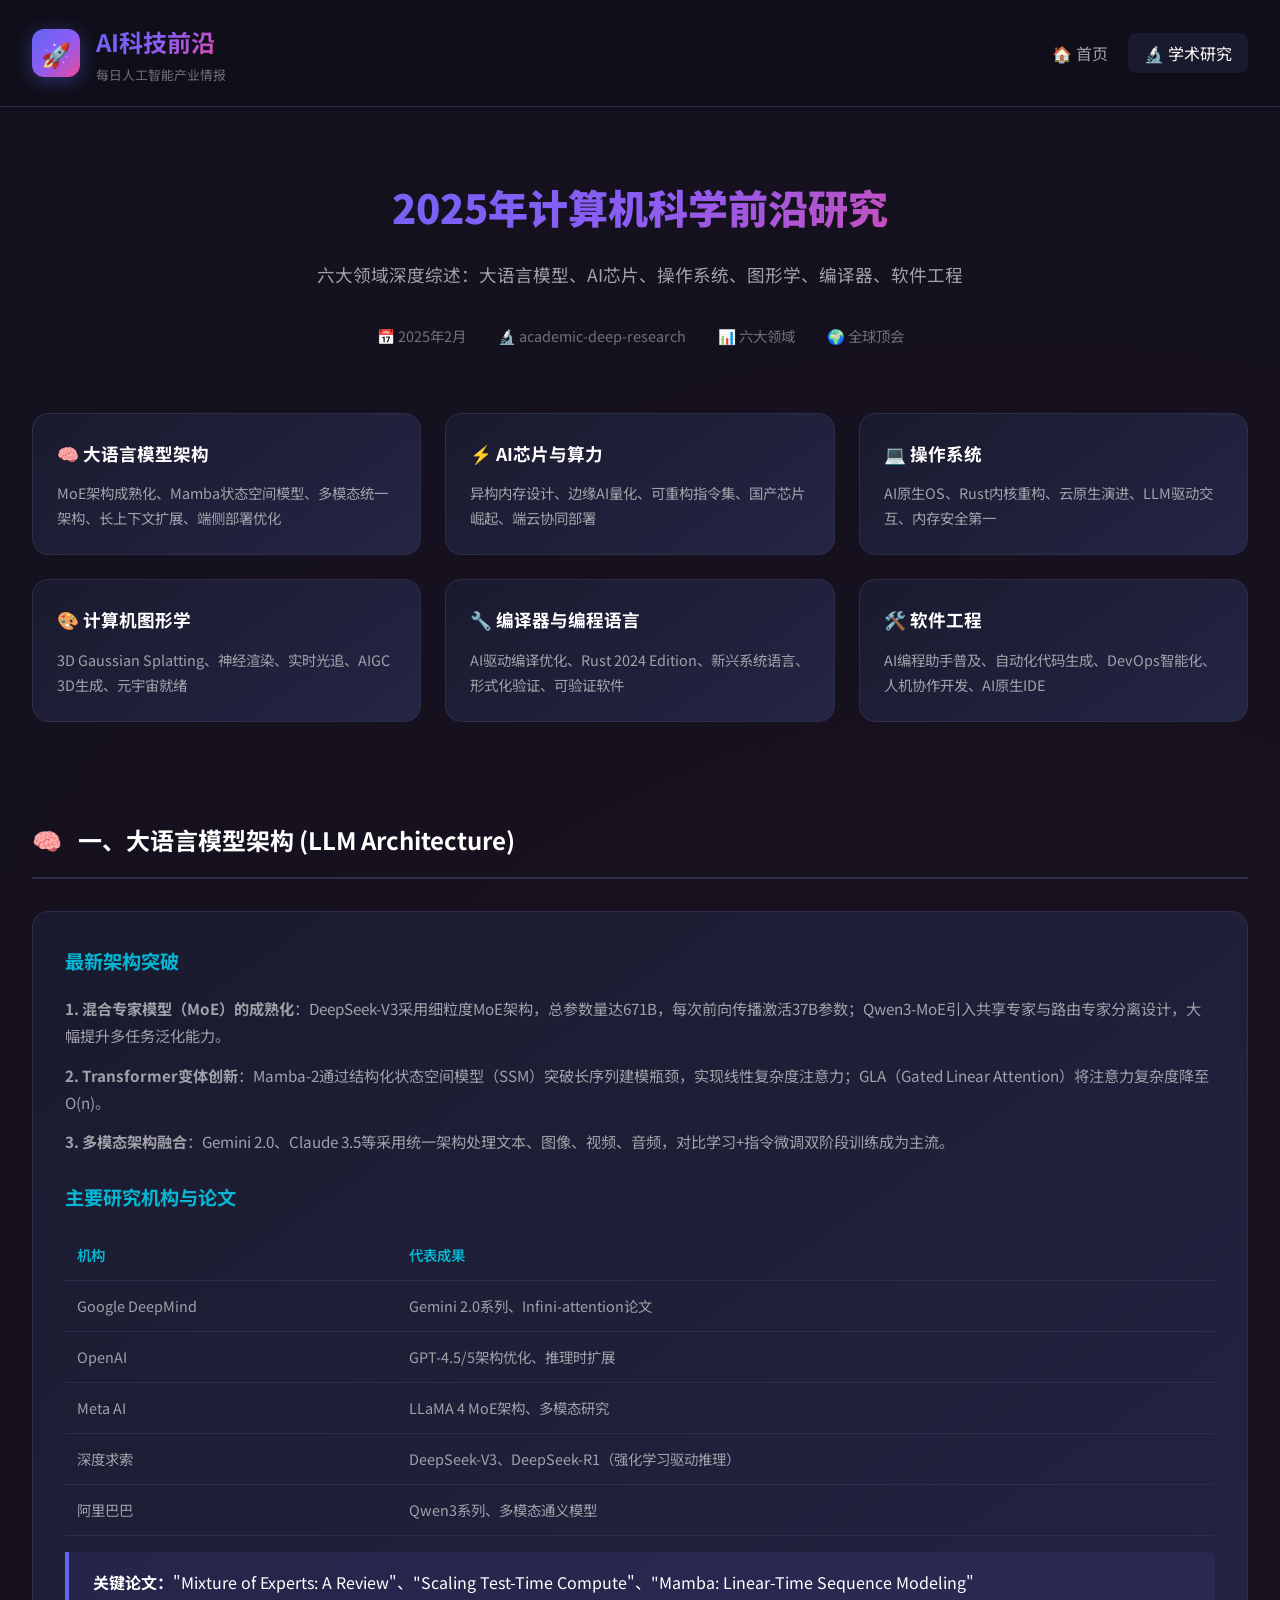
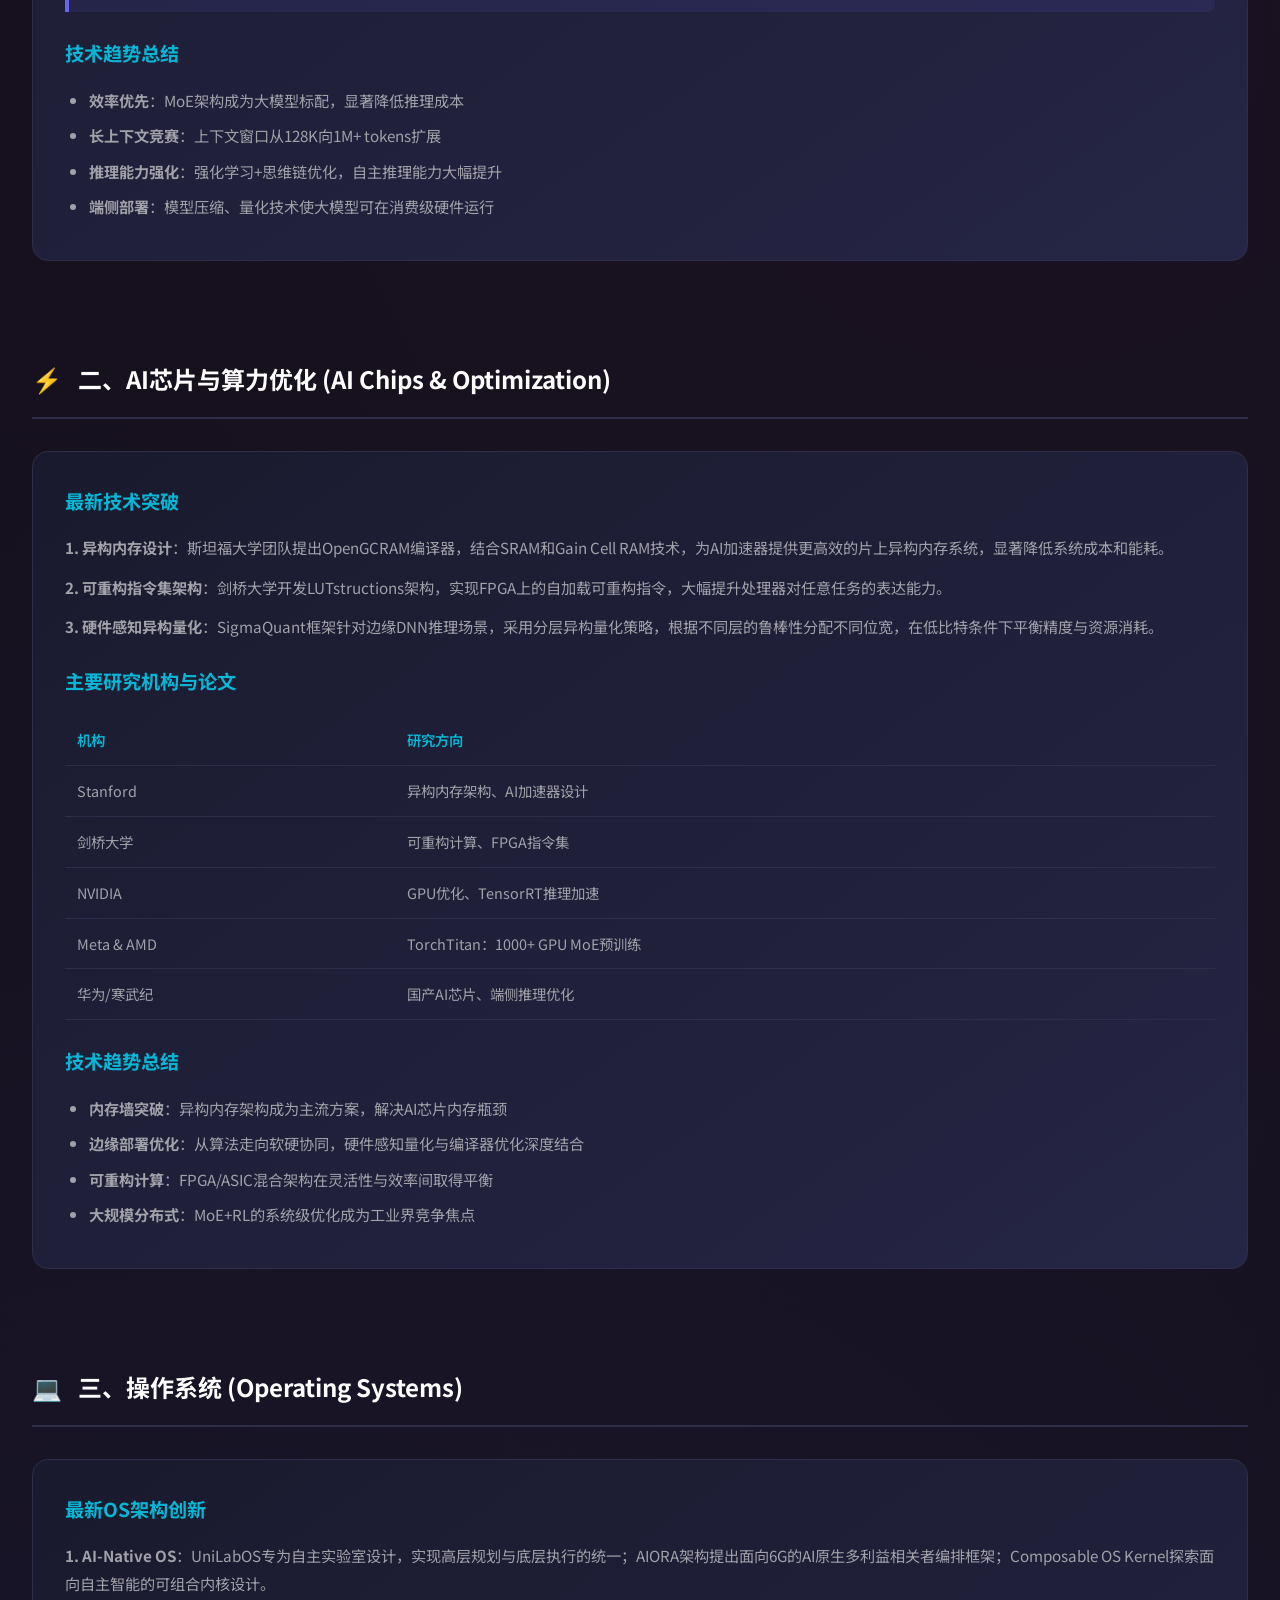
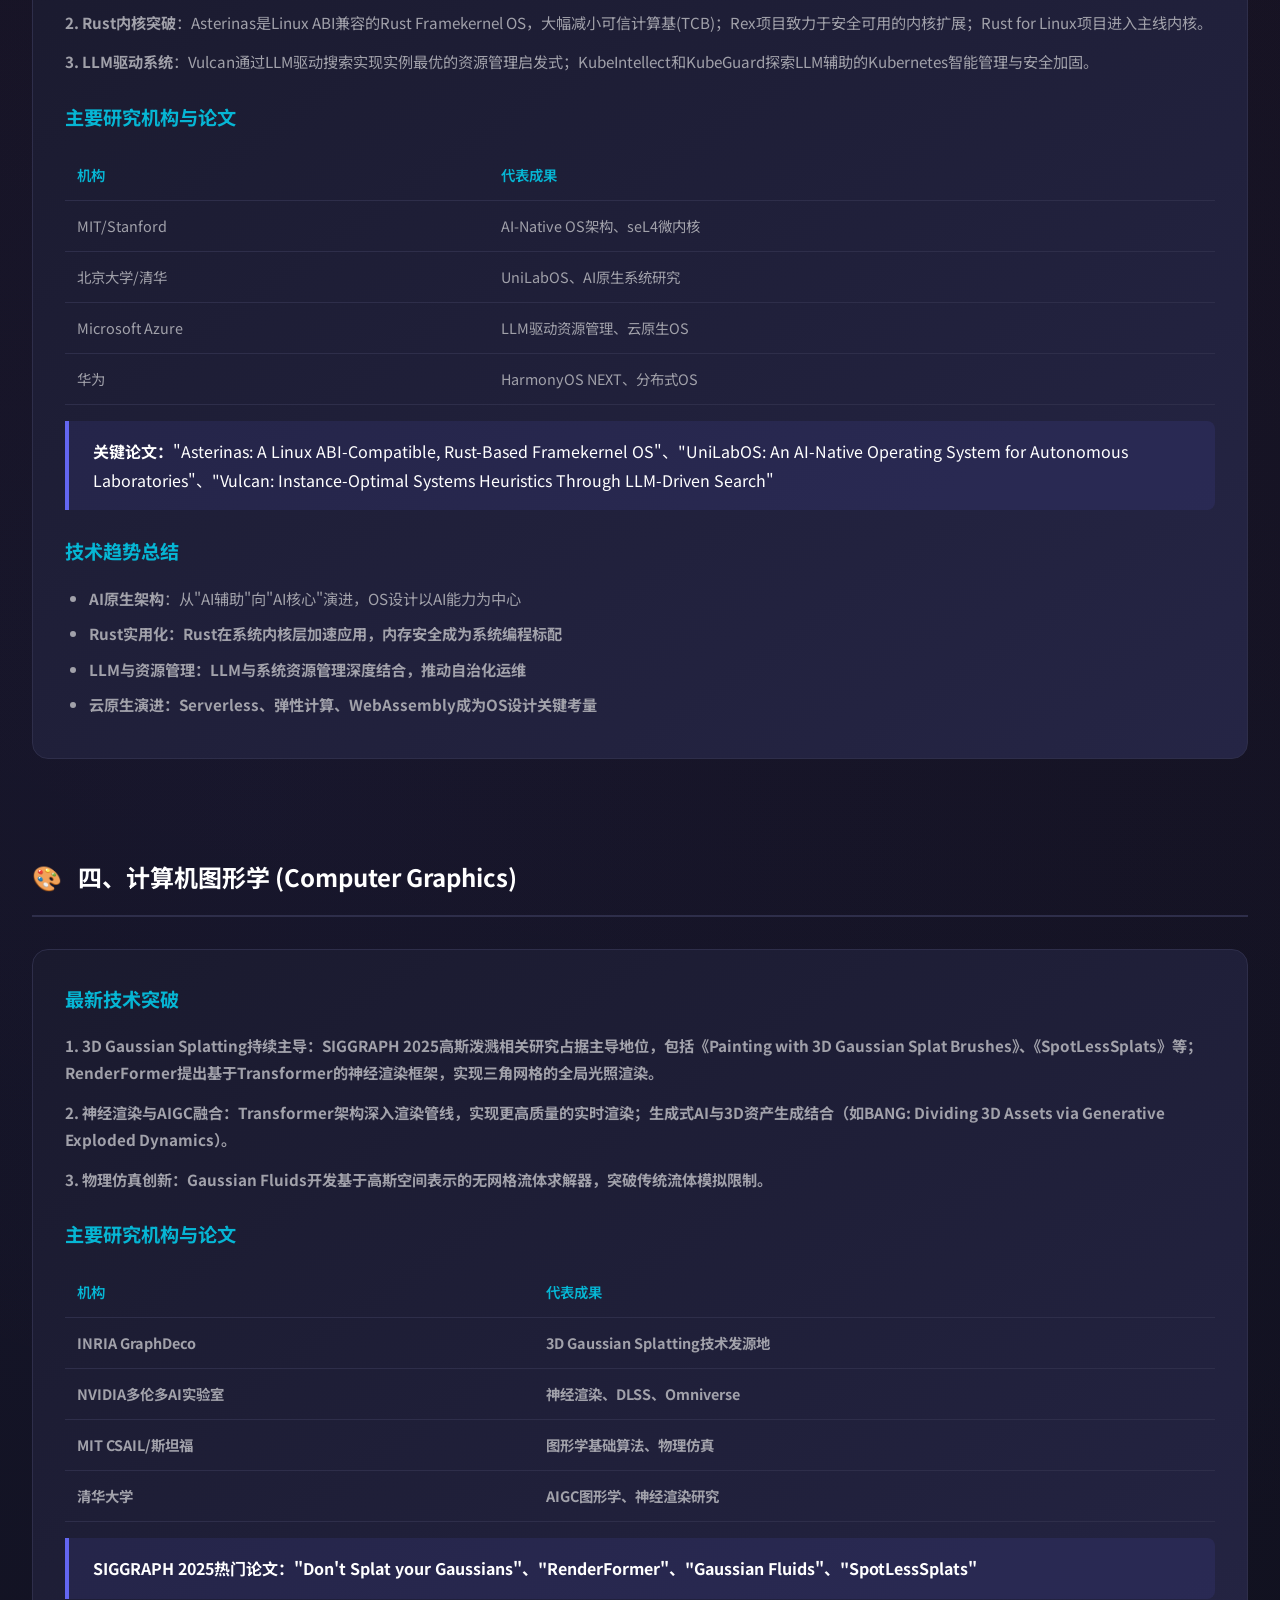
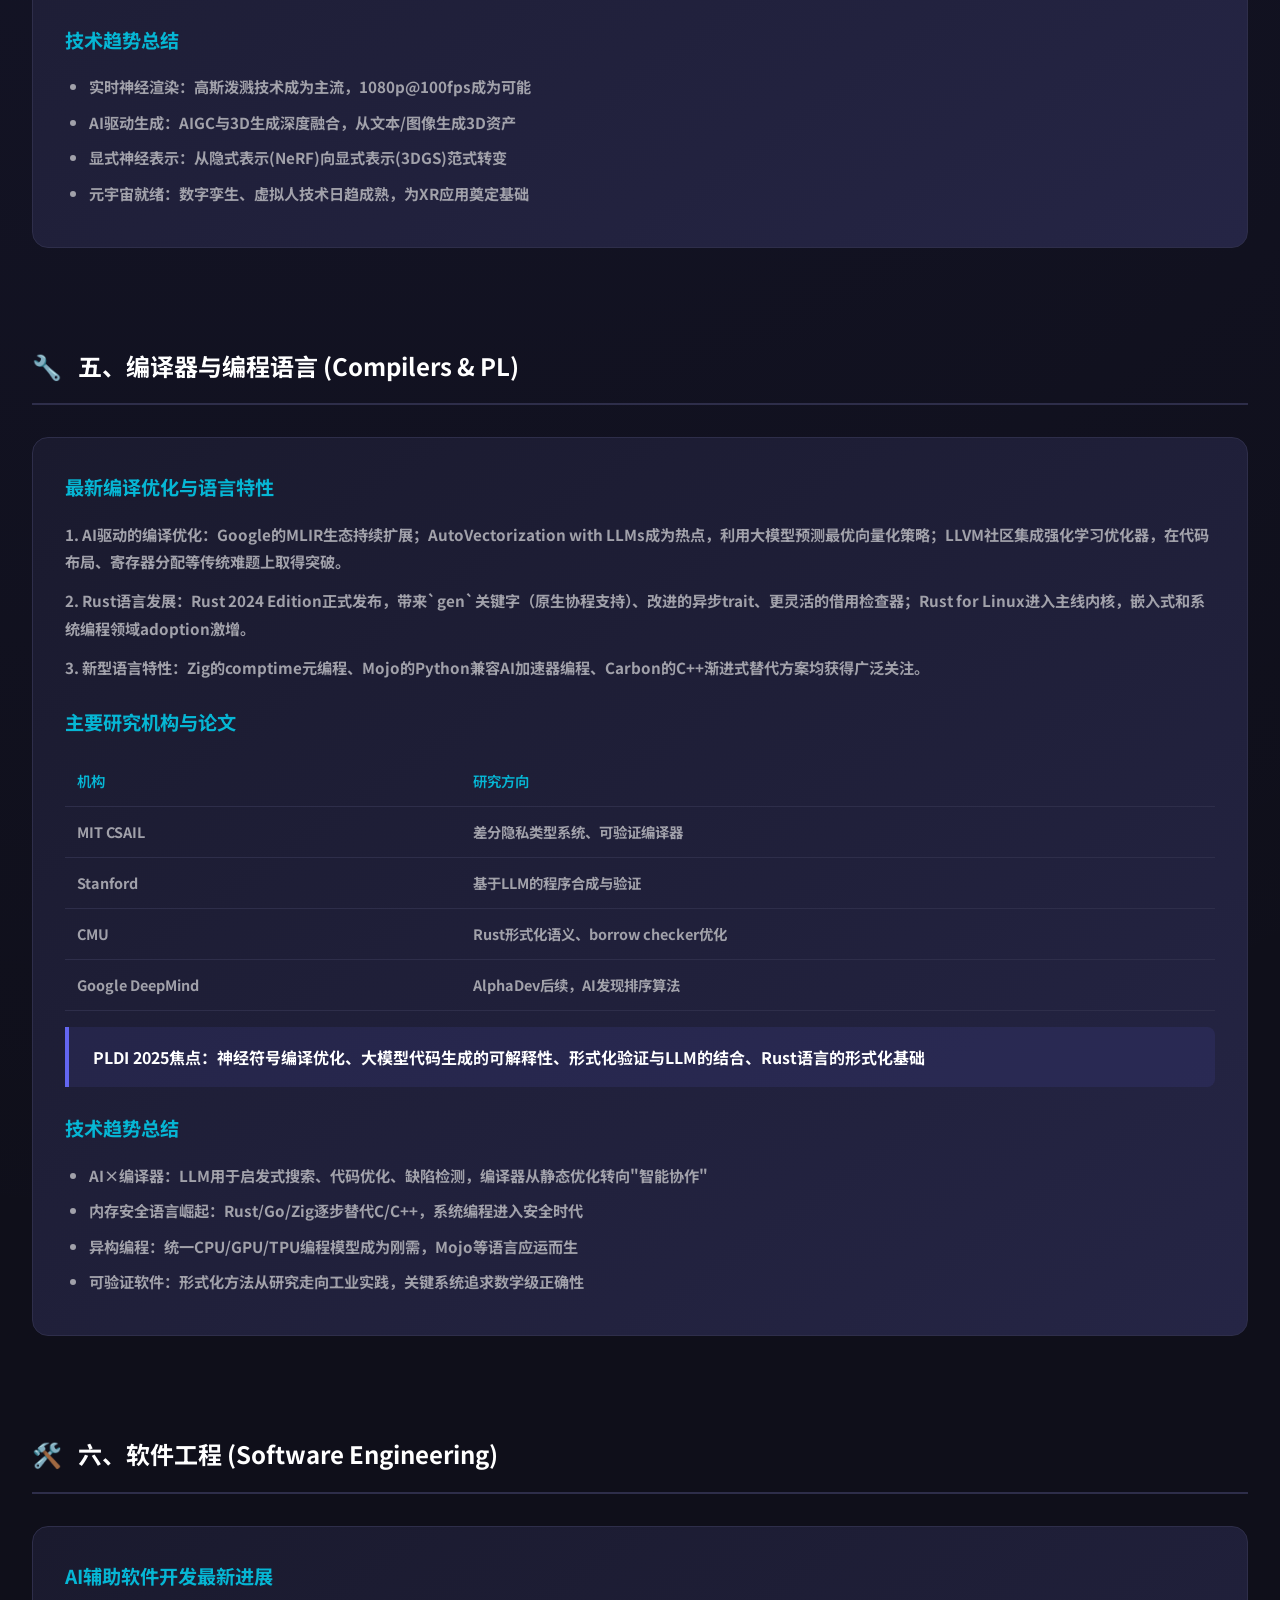
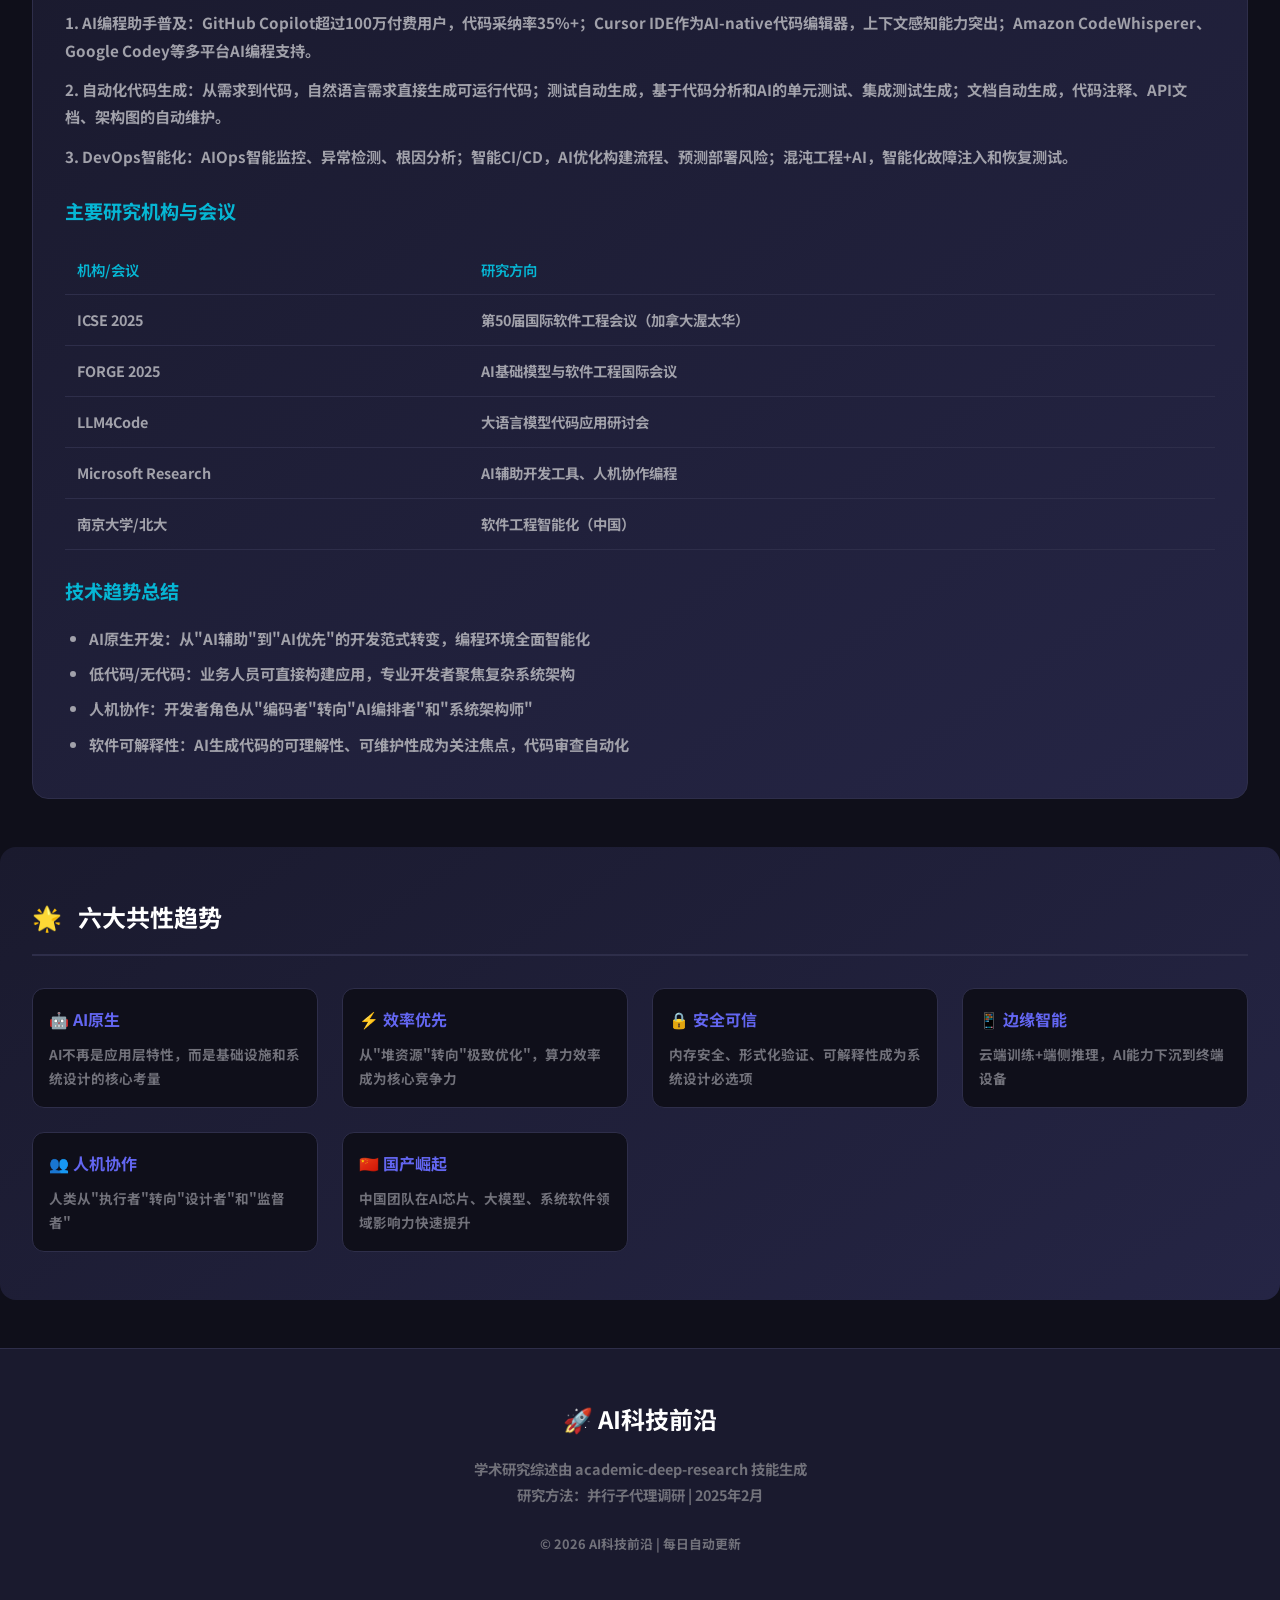
<file: research.html>
<!DOCTYPE html>
<html lang="zh-CN">
<head>
    <meta charset="UTF-8">
    <meta name="viewport" content="width=device-width, initial-scale=1.0">
    <title>学术研究 - AI科技前沿</title>
    <meta name="description" content="2025年计算机科学六大前沿领域学术研究综述">
    <link href="https://fonts.googleapis.com/css2?family=Noto+Sans+SC:wght@300;400;500;700;900&display=swap" rel="stylesheet">
    <style>
        :root {
            --primary: #6366f1;
            --primary-dark: #4f46e5;
            --secondary: #ec4899;
            --accent: #06b6d4;
            --bg-dark: #0f0f1a;
            --bg-card: #1a1a2e;
            --bg-hover: #252545;
            --text-primary: #ffffff;
            --text-secondary: #a1a1aa;
            --text-muted: #71717a;
            --border: #2e2e4a;
            --gradient-hero: linear-gradient(135deg, #6366f1 0%, #8b5cf6 50%, #ec4899 100%);
            --gradient-card: linear-gradient(145deg, #1a1a2e 0%, #252545 100%);
            --shadow-glow: 0 0 40px rgba(99, 102, 241, 0.15);
        }

        * { margin: 0; padding: 0; box-sizing: border-box; }

        body {
            font-family: 'Noto Sans SC', -apple-system, BlinkMacSystemFont, sans-serif;
            background: var(--bg-dark);
            color: var(--text-primary);
            line-height: 1.8;
            min-height: 100vh;
            background-image: 
                radial-gradient(circle at 20% 50%, rgba(99, 102, 241, 0.08) 0%, transparent 50%),
                radial-gradient(circle at 80% 20%, rgba(236, 72, 153, 0.05) 0%, transparent 50%);
        }

        header {
            position: sticky;
            top: 0;
            z-index: 1000;
            background: rgba(15, 15, 26, 0.95);
            backdrop-filter: blur(20px);
            border-bottom: 1px solid var(--border);
        }

        .header-content {
            max-width: 1400px;
            margin: 0 auto;
            padding: 1.25rem 2rem;
            display: flex;
            justify-content: space-between;
            align-items: center;
        }

        .logo {
            display: flex;
            align-items: center;
            gap: 1rem;
        }

        .logo-icon {
            width: 48px;
            height: 48px;
            background: var(--gradient-hero);
            border-radius: 12px;
            display: flex;
            align-items: center;
            justify-content: center;
            font-size: 1.5rem;
            box-shadow: 0 4px 20px rgba(99, 102, 241, 0.4);
        }

        .logo-text h1 {
            font-size: 1.5rem;
            font-weight: 700;
            background: var(--gradient-hero);
            -webkit-background-clip: text;
            -webkit-text-fill-color: transparent;
        }

        .logo-text p {
            font-size: 0.8rem;
            color: var(--text-muted);
        }

        nav a {
            color: var(--text-secondary);
            text-decoration: none;
            padding: 0.5rem 1rem;
            border-radius: 8px;
            transition: all 0.2s;
        }

        nav a:hover, nav a.active {
            background: var(--bg-card);
            color: var(--text-primary);
        }

        .hero {
            padding: 4rem 2rem;
            text-align: center;
            max-width: 900px;
            margin: 0 auto;
        }

        .hero h2 {
            font-size: 2.5rem;
            font-weight: 900;
            margin-bottom: 1rem;
            background: var(--gradient-hero);
            -webkit-background-clip: text;
            -webkit-text-fill-color: transparent;
        }

        .hero p {
            font-size: 1.1rem;
            color: var(--text-secondary);
            margin-bottom: 2rem;
        }

        .meta-info {
            display: flex;
            justify-content: center;
            gap: 2rem;
            flex-wrap: wrap;
            font-size: 0.9rem;
            color: var(--text-muted);
        }

        .meta-info span {
            display: flex;
            align-items: center;
            gap: 0.5rem;
        }

        .overview-section {
            padding: 0 2rem 3rem;
            max-width: 1400px;
            margin: 0 auto;
        }

        .overview-grid {
            display: grid;
            grid-template-columns: repeat(auto-fit, minmax(300px, 1fr));
            gap: 1.5rem;
        }

        .overview-card {
            background: var(--gradient-card);
            border-radius: 16px;
            border: 1px solid var(--border);
            padding: 1.5rem;
            transition: all 0.3s ease;
        }

        .overview-card:hover {
            transform: translateY(-3px);
            box-shadow: var(--shadow-glow);
            border-color: var(--primary);
        }

        .overview-card h3 {
            font-size: 1.1rem;
            margin-bottom: 0.75rem;
            display: flex;
            align-items: center;
            gap: 0.5rem;
        }

        .overview-card p {
            font-size: 0.9rem;
            color: var(--text-secondary);
            line-height: 1.7;
        }

        .research-section {
            padding: 3rem 2rem;
            max-width: 1400px;
            margin: 0 auto;
        }

        .section-title {
            display: flex;
            align-items: center;
            gap: 1rem;
            margin-bottom: 2rem;
            padding-bottom: 1rem;
            border-bottom: 2px solid var(--border);
        }

        .section-title h3 {
            font-size: 1.5rem;
            font-weight: 700;
        }

        .section-title .icon {
            font-size: 1.5rem;
        }

        .research-content {
            background: var(--gradient-card);
            border-radius: 16px;
            border: 1px solid var(--border);
            padding: 2rem;
        }

        .research-content h4 {
            font-size: 1.2rem;
            color: var(--accent);
            margin-bottom: 1rem;
            margin-top: 1.5rem;
        }

        .research-content h4:first-child {
            margin-top: 0;
        }

        .research-content p, .research-content li {
            font-size: 0.95rem;
            color: var(--text-secondary);
            line-height: 1.8;
            margin-bottom: 0.75rem;
        }

        .research-content ul {
            padding-left: 1.5rem;
        }

        .research-content li {
            margin-bottom: 0.5rem;
        }

        .highlight-box {
            background: rgba(99, 102, 241, 0.1);
            border-left: 4px solid var(--primary);
            padding: 1rem 1.5rem;
            border-radius: 0 8px 8px 0;
            margin: 1rem 0;
        }

        .institution-table {
            width: 100%;
            border-collapse: collapse;
            margin: 1rem 0;
        }

        .institution-table th,
        .institution-table td {
            padding: 0.75rem;
            text-align: left;
            border-bottom: 1px solid var(--border);
            font-size: 0.9rem;
        }

        .institution-table th {
            color: var(--accent);
            font-weight: 600;
        }

        .institution-table td {
            color: var(--text-secondary);
        }

        .trends-section {
            padding: 3rem 2rem;
            max-width: 1400px;
            margin: 0 auto;
            background: var(--gradient-card);
            border-radius: 16px;
            margin-bottom: 3rem;
        }

        .trends-grid {
            display: grid;
            grid-template-columns: repeat(auto-fit, minmax(250px, 1fr));
            gap: 1.5rem;
            margin-top: 1.5rem;
        }

        .trend-item {
            padding: 1rem;
            background: var(--bg-dark);
            border-radius: 12px;
            border: 1px solid var(--border);
        }

        .trend-item h4 {
            font-size: 1rem;
            color: var(--primary);
            margin-bottom: 0.5rem;
        }

        .trend-item p {
            font-size: 0.85rem;
            color: var(--text-muted);
        }

        footer {
            padding: 3rem 2rem;
            text-align: center;
            border-top: 1px solid var(--border);
            background: var(--bg-card);
        }

        .footer-content {
            max-width: 600px;
            margin: 0 auto;
        }

        .footer-logo {
            font-size: 1.5rem;
            margin-bottom: 1rem;
        }

        .footer-text {
            color: var(--text-muted);
            font-size: 0.9rem;
            margin-bottom: 1.5rem;
        }

        .copyright {
            font-size: 0.8rem;
            color: var(--text-muted);
        }

        @media (max-width: 768px) {
            .hero h2 { font-size: 2rem; }
            .overview-grid { grid-template-columns: 1fr; }
            .research-content { padding: 1.5rem; }
            .header-content { flex-direction: column; gap: 1rem; }
        }
    </style>
</head>
<body>
    <header>
        <div class="header-content">
            <div class="logo">
                <div class="logo-icon">🚀</div>
                <div class="logo-text">
                    <h1>AI科技前沿</h1>
                    <p>每日人工智能产业情报</p>
                </div>
            </div>
            <nav>
                <a href="index.html">🏠 首页</a>
                <a href="research.html" class="active">🔬 学术研究</a>
            </nav>
        </div>
    </header>

    <section class="hero">
        <h2>2025年计算机科学前沿研究</h2>
        <p>六大领域深度综述：大语言模型、AI芯片、操作系统、图形学、编译器、软件工程</p>
        <div class="meta-info">
            <span>📅 2025年2月</span>
            <span>🔬 academic-deep-research</span>
            <span>📊 六大领域</span>
            <span>🌍 全球顶会</span>
        </div>
    </section>

    <section class="overview-section">
        <div class="overview-grid">
            <div class="overview-card">
                <h3>🧠 大语言模型架构</h3>
                <p>MoE架构成熟化、Mamba状态空间模型、多模态统一架构、长上下文扩展、端侧部署优化</p>
            </div>
            <div class="overview-card">
                <h3>⚡ AI芯片与算力</h3>
                <p>异构内存设计、边缘AI量化、可重构指令集、国产芯片崛起、端云协同部署</p>
            </div>
            <div class="overview-card">
                <h3>💻 操作系统</h3>
                <p>AI原生OS、Rust内核重构、云原生演进、LLM驱动交互、内存安全第一</p>
            </div>
            <div class="overview-card">
                <h3>🎨 计算机图形学</h3>
                <p>3D Gaussian Splatting、神经渲染、实时光追、AIGC 3D生成、元宇宙就绪</p>
            </div>
            <div class="overview-card">
                <h3>🔧 编译器与编程语言</h3>
                <p>AI驱动编译优化、Rust 2024 Edition、新兴系统语言、形式化验证、可验证软件</p>
            </div>
            <div class="overview-card">
                <h3>🛠️ 软件工程</h3>
                <p>AI编程助手普及、自动化代码生成、DevOps智能化、人机协作开发、AI原生IDE</p>
            </div>
        </div>
    </section>

    <!-- 领域1: 大语言模型架构 -->
    <section class="research-section">
        <div class="section-title">
            <span class="icon">🧠</span>
            <h3>一、大语言模型架构 (LLM Architecture)</h3>
        </div>        
        <div class="research-content">
            <h4>最新架构突破</h4>
            <p><strong>1. 混合专家模型（MoE）的成熟化</strong>：DeepSeek-V3采用细粒度MoE架构，总参数量达671B，每次前向传播激活37B参数；Qwen3-MoE引入共享专家与路由专家分离设计，大幅提升多任务泛化能力。</p>
            
            <p><strong>2. Transformer变体创新</strong>：Mamba-2通过结构化状态空间模型（SSM）突破长序列建模瓶颈，实现线性复杂度注意力；GLA（Gated Linear Attention）将注意力复杂度降至O(n)。</p>
            
            <p><strong>3. 多模态架构融合</strong>：Gemini 2.0、Claude 3.5等采用统一架构处理文本、图像、视频、音频，对比学习+指令微调双阶段训练成为主流。</p>

            <h4>主要研究机构与论文</h4>
            <table class="institution-table">
                <tr><th>机构</th><th>代表成果</th></tr>
                <tr><td>Google DeepMind</td><td>Gemini 2.0系列、Infini-attention论文</td></tr>
                <tr><td>OpenAI</td><td>GPT-4.5/5架构优化、推理时扩展</td></tr>
                <tr><td>Meta AI</td><td>LLaMA 4 MoE架构、多模态研究</td></tr>
                <tr><td>深度求索</td><td>DeepSeek-V3、DeepSeek-R1（强化学习驱动推理）</td></tr>
                <tr><td>阿里巴巴</td><td>Qwen3系列、多模态通义模型</td></tr>
            </table>

            <div class="highlight-box">
                <strong>关键论文：</strong>"Mixture of Experts: A Review"、"Scaling Test-Time Compute"、"Mamba: Linear-Time Sequence Modeling"
            </div>

            <h4>技术趋势总结</h4>
            <ul>
                <li><strong>效率优先</strong>：MoE架构成为大模型标配，显著降低推理成本</li>
                <li><strong>长上下文竞赛</strong>：上下文窗口从128K向1M+ tokens扩展</li>
                <li><strong>推理能力强化</strong>：强化学习+思维链优化，自主推理能力大幅提升</li>
                <li><strong>端侧部署</strong>：模型压缩、量化技术使大模型可在消费级硬件运行</li>
            </ul>
        </div>
    </section>

    <!-- 领域2: AI芯片与算力优化 -->
    <section class="research-section">
        <div class="section-title">
            <span class="icon">⚡</span>
            <h3>二、AI芯片与算力优化 (AI Chips & Optimization)</h3>
        </div>        
        <div class="research-content">
            <h4>最新技术突破</h4>
            <p><strong>1. 异构内存设计</strong>：斯坦福大学团队提出OpenGCRAM编译器，结合SRAM和Gain Cell RAM技术，为AI加速器提供更高效的片上异构内存系统，显著降低系统成本和能耗。</p>
            
            <p><strong>2. 可重构指令集架构</strong>：剑桥大学开发LUTstructions架构，实现FPGA上的自加载可重构指令，大幅提升处理器对任意任务的表达能力。</p>
            
            <p><strong>3. 硬件感知异构量化</strong>：SigmaQuant框架针对边缘DNN推理场景，采用分层异构量化策略，根据不同层的鲁棒性分配不同位宽，在低比特条件下平衡精度与资源消耗。</p>

            <h4>主要研究机构与论文</h4>
            <table class="institution-table">
                <tr><th>机构</th><th>研究方向</th></tr>
                <tr><td>Stanford</td><td>异构内存架构、AI加速器设计</td></tr>
                <tr><td>剑桥大学</td><td>可重构计算、FPGA指令集</td></tr>
                <tr><td>NVIDIA</td><td>GPU优化、TensorRT推理加速</td></tr>
                <tr><td>Meta & AMD</td><td>TorchTitan：1000+ GPU MoE预训练</td></tr>
                <tr><td>华为/寒武纪</td><td>国产AI芯片、端侧推理优化</td></tr>
            </table>

            <h4>技术趋势总结</h4>
            <ul>
                <li><strong>内存墙突破</strong>：异构内存架构成为主流方案，解决AI芯片内存瓶颈</li>
                <li><strong>边缘部署优化</strong>：从算法走向软硬协同，硬件感知量化与编译器优化深度结合</li>
                <li><strong>可重构计算</strong>：FPGA/ASIC混合架构在灵活性与效率间取得平衡</li>
                <li><strong>大规模分布式</strong>：MoE+RL的系统级优化成为工业界竞争焦点</li>
            </ul>
        </div>
    </section>

    <!-- 领域3: 操作系统 -->
    <section class="research-section">
        <div class="section-title">
            <span class="icon">💻</span>
            <h3>三、操作系统 (Operating Systems)</h3>
        </div>        
        <div class="research-content">
            <h4>最新OS架构创新</h4>
            <p><strong>1. AI-Native OS</strong>：UniLabOS专为自主实验室设计，实现高层规划与底层执行的统一；AIORA架构提出面向6G的AI原生多利益相关者编排框架；Composable OS Kernel探索面向自主智能的可组合内核设计。</p>
            
            <p><strong>2. Rust内核突破</strong>：Asterinas是Linux ABI兼容的Rust Framekernel OS，大幅减小可信计算基(TCB)；Rex项目致力于安全可用的内核扩展；Rust for Linux项目进入主线内核。</p>
            
            <p><strong>3. LLM驱动系统</strong>：Vulcan通过LLM驱动搜索实现实例最优的资源管理启发式；KubeIntellect和KubeGuard探索LLM辅助的Kubernetes智能管理与安全加固。</p>

            <h4>主要研究机构与论文</h4>
            <table class="institution-table">
                <tr><th>机构</th><th>代表成果</th></tr>
                <tr><td>MIT/Stanford</td><td>AI-Native OS架构、seL4微内核</td></tr>
                <tr><td>北京大学/清华</td><td>UniLabOS、AI原生系统研究</td></tr>
                <tr><td>Microsoft Azure</td><td>LLM驱动资源管理、云原生OS</td></tr>
                <tr><td>华为</td><td>HarmonyOS NEXT、分布式OS</td></tr>
            </table>

            <div class="highlight-box">
                <strong>关键论文：</strong>"Asterinas: A Linux ABI-Compatible, Rust-Based Framekernel OS"、"UniLabOS: An AI-Native Operating System for Autonomous Laboratories"、"Vulcan: Instance-Optimal Systems Heuristics Through LLM-Driven Search"
            </div>

            <h4>技术趋势总结</h4>
            <ul>
                <li><strong>AI原生架构</strong>：从"AI辅助"向"AI核心"演进，OS设计以AI能力为中心</li>
                <li><strong>Rust实用化</td>：Rust在系统内核层加速应用，内存安全成为系统编程标配</li>
                <li><strong>LLM与资源管理</strong>：LLM与系统资源管理深度结合，推动自治化运维</li>
                <li><strong>云原生演进</strong>：Serverless、弹性计算、WebAssembly成为OS设计关键考量</li>
            </ul>
        </div>
    </section>

    <!-- 领域4: 计算机图形学 -->
    <section class="research-section">
        <div class="section-title">
            <span class="icon">🎨</span>
            <h3>四、计算机图形学 (Computer Graphics)</h3>
        </div>        
        <div class="research-content">
            <h4>最新技术突破</h4>
            <p><strong>1. 3D Gaussian Splatting持续主导</strong>：SIGGRAPH 2025高斯泼溅相关研究占据主导地位，包括《Painting with 3D Gaussian Splat Brushes》、《SpotLessSplats》等；RenderFormer提出基于Transformer的神经渲染框架，实现三角网格的全局光照渲染。</p>
            
            <p><strong>2. 神经渲染与AIGC融合</strong>：Transformer架构深入渲染管线，实现更高质量的实时渲染；生成式AI与3D资产生成结合（如BANG: Dividing 3D Assets via Generative Exploded Dynamics）。</p>
            
            <p><strong>3. 物理仿真创新</strong>：Gaussian Fluids开发基于高斯空间表示的无网格流体求解器，突破传统流体模拟限制。</p>

            <h4>主要研究机构与论文</h4>
            <table class="institution-table">
                <tr><th>机构</th><th>代表成果</th></tr>
                <tr><td>INRIA GraphDeco</td><td>3D Gaussian Splatting技术发源地</td></tr>
                <tr><td>NVIDIA多伦多AI实验室</td><td>神经渲染、DLSS、Omniverse</td></tr>
                <tr><td>MIT CSAIL/斯坦福</td><td>图形学基础算法、物理仿真</td></tr>
                <tr><td>清华大学</td><td>AIGC图形学、神经渲染研究</td></tr>
            </table>

            <div class="highlight-box">
                <strong>SIGGRAPH 2025热门论文：</strong>"Don't Splat your Gaussians"、"RenderFormer"、"Gaussian Fluids"、"SpotLessSplats"
            </div>

            <h4>技术趋势总结</h4>
            <ul>
                <li><strong>实时神经渲染</strong>：高斯泼溅技术成为主流，1080p@100fps成为可能</li>
                <li><strong>AI驱动生成</strong>：AIGC与3D生成深度融合，从文本/图像生成3D资产</li>
                <li><strong>显式神经表示</strong>：从隐式表示(NeRF)向显式表示(3DGS)范式转变</li>
                <li><strong>元宇宙就绪</strong>：数字孪生、虚拟人技术日趋成熟，为XR应用奠定基础</li>
            </ul>
        </div>
    </section>

    <!-- 领域5: 编译器与编程语言 -->
    <section class="research-section">
        <div class="section-title">
            <span class="icon">🔧</span>
            <h3>五、编译器与编程语言 (Compilers & PL)</h3>
        </div>        
        <div class="research-content">
            <h4>最新编译优化与语言特性</h4>
            <p><strong>1. AI驱动的编译优化</strong>：Google的MLIR生态持续扩展；AutoVectorization with LLMs成为热点，利用大模型预测最优向量化策略；LLVM社区集成强化学习优化器，在代码布局、寄存器分配等传统难题上取得突破。</p>
            
            <p><strong>2. Rust语言发展</strong>：Rust 2024 Edition正式发布，带来`gen`关键字（原生协程支持）、改进的异步trait、更灵活的借用检查器；Rust for Linux进入主线内核，嵌入式和系统编程领域adoption激增。</p>
            
            <p><strong>3. 新型语言特性</strong>：Zig的comptime元编程、Mojo的Python兼容AI加速器编程、Carbon的C++渐进式替代方案均获得广泛关注。</p>

            <h4>主要研究机构与论文</h4>
            <table class="institution-table">
                <tr><th>机构</th><th>研究方向</th></tr>
                <tr><td>MIT CSAIL</td><td>差分隐私类型系统、可验证编译器</td></tr>
                <tr><td>Stanford</td><td>基于LLM的程序合成与验证</td></tr>
                <tr><td>CMU</td><td>Rust形式化语义、borrow checker优化</td></tr>
                <tr><td>Google DeepMind</td><td>AlphaDev后续，AI发现排序算法</td></tr>
            </table>

            <div class="highlight-box">
                <strong>PLDI 2025焦点：</strong>神经符号编译优化、大模型代码生成的可解释性、形式化验证与LLM的结合、Rust语言的形式化基础
            </div>

            <h4>技术趋势总结</h4>
            <ul>
                <li><strong>AI×编译器</strong>：LLM用于启发式搜索、代码优化、缺陷检测，编译器从静态优化转向"智能协作"</li>
                <li><strong>内存安全语言崛起</strong>：Rust/Go/Zig逐步替代C/C++，系统编程进入安全时代</li>
                <li><strong>异构编程</strong>：统一CPU/GPU/TPU编程模型成为刚需，Mojo等语言应运而生</li>
                <li><strong>可验证软件</strong>：形式化方法从研究走向工业实践，关键系统追求数学级正确性</li>
            </ul>
        </div>
    </section>

    <!-- 领域6: 软件工程 -->
    <section class="research-section">
        <div class="section-title">
            <span class="icon">🛠️</span>
            <h3>六、软件工程 (Software Engineering)</h3>
        </div>        
        <div class="research-content">
            <h4>AI辅助软件开发最新进展</h4>
            <p><strong>1. AI编程助手普及</strong>：GitHub Copilot超过100万付费用户，代码采纳率35%+；Cursor IDE作为AI-native代码编辑器，上下文感知能力突出；Amazon CodeWhisperer、Google Codey等多平台AI编程支持。</p>
            
            <p><strong>2. 自动化代码生成</strong>：从需求到代码，自然语言需求直接生成可运行代码；测试自动生成，基于代码分析和AI的单元测试、集成测试生成；文档自动生成，代码注释、API文档、架构图的自动维护。</p>
            
            <p><strong>3. DevOps智能化</strong>：AIOps智能监控、异常检测、根因分析；智能CI/CD，AI优化构建流程、预测部署风险；混沌工程+AI，智能化故障注入和恢复测试。</p>

            <h4>主要研究机构与会议</h4>
            <table class="institution-table">
                <tr><th>机构/会议</th><th>研究方向</th></tr>
                <tr><td>ICSE 2025</td><td>第50届国际软件工程会议（加拿大渥太华）</td></tr>
                <tr><td>FORGE 2025</td><td>AI基础模型与软件工程国际会议</td></tr>
                <tr><td>LLM4Code</td><td>大语言模型代码应用研讨会</td></tr>
                <tr><td>Microsoft Research</td><td>AI辅助开发工具、人机协作编程</td></tr>
                <tr><td>南京大学/北大</td><td>软件工程智能化（中国）</td></tr>
            </table>

            <h4>技术趋势总结</h4>
            <ul>
                <li><strong>AI原生开发</strong>：从"AI辅助"到"AI优先"的开发范式转变，编程环境全面智能化</li>
                <li><strong>低代码/无代码</strong>：业务人员可直接构建应用，专业开发者聚焦复杂系统架构</li>
                <li><strong>人机协作</strong>：开发者角色从"编码者"转向"AI编排者"和"系统架构师"</li>
                <li><strong>软件可解释性</strong>：AI生成代码的可理解性、可维护性成为关注焦点，代码审查自动化</li>
            </ul>
        </div>
    </section>

    <!-- 共性趋势 -->
    <section class="trends-section">
        <div class="section-title">
            <span class="icon">🌟</span>
            <h3>六大共性趋势</h3>
        </div>
        
        <div class="trends-grid">
            <div class="trend-item">
                <h4>🤖 AI原生</h4>
                <p>AI不再是应用层特性，而是基础设施和系统设计的核心考量</p>
            </div>
            <div class="trend-item">
                <h4>⚡ 效率优先</h4>
                <p>从"堆资源"转向"极致优化"，算力效率成为核心竞争力</p>
            </div>
            <div class="trend-item">
                <h4>🔒 安全可信</h4>
                <p>内存安全、形式化验证、可解释性成为系统设计必选项</p>
            </div>
            <div class="trend-item">
                <h4>📱 边缘智能</h4>
                <p>云端训练+端侧推理，AI能力下沉到终端设备</p>
            </div>
            <div class="trend-item">
                <h4>👥 人机协作</h4>
                <p>人类从"执行者"转向"设计者"和"监督者"</p>
            </div>
            <div class="trend-item">
                <h4>🇨🇳 国产崛起</h4>
                <p>中国团队在AI芯片、大模型、系统软件领域影响力快速提升</p>
            </div>
        </div>
    </section>

    <footer>
        <div class="footer-content">
            <div class="footer-logo">🚀 AI科技前沿</div>
            <p class="footer-text">学术研究综述由 academic-deep-research 技能生成<br>研究方法：并行子代理调研 | 2025年2月</p>
            <p class="copyright">© 2026 AI科技前沿 | 每日自动更新</p>
        </div>
    </footer>
</body>
</html>
</file>
